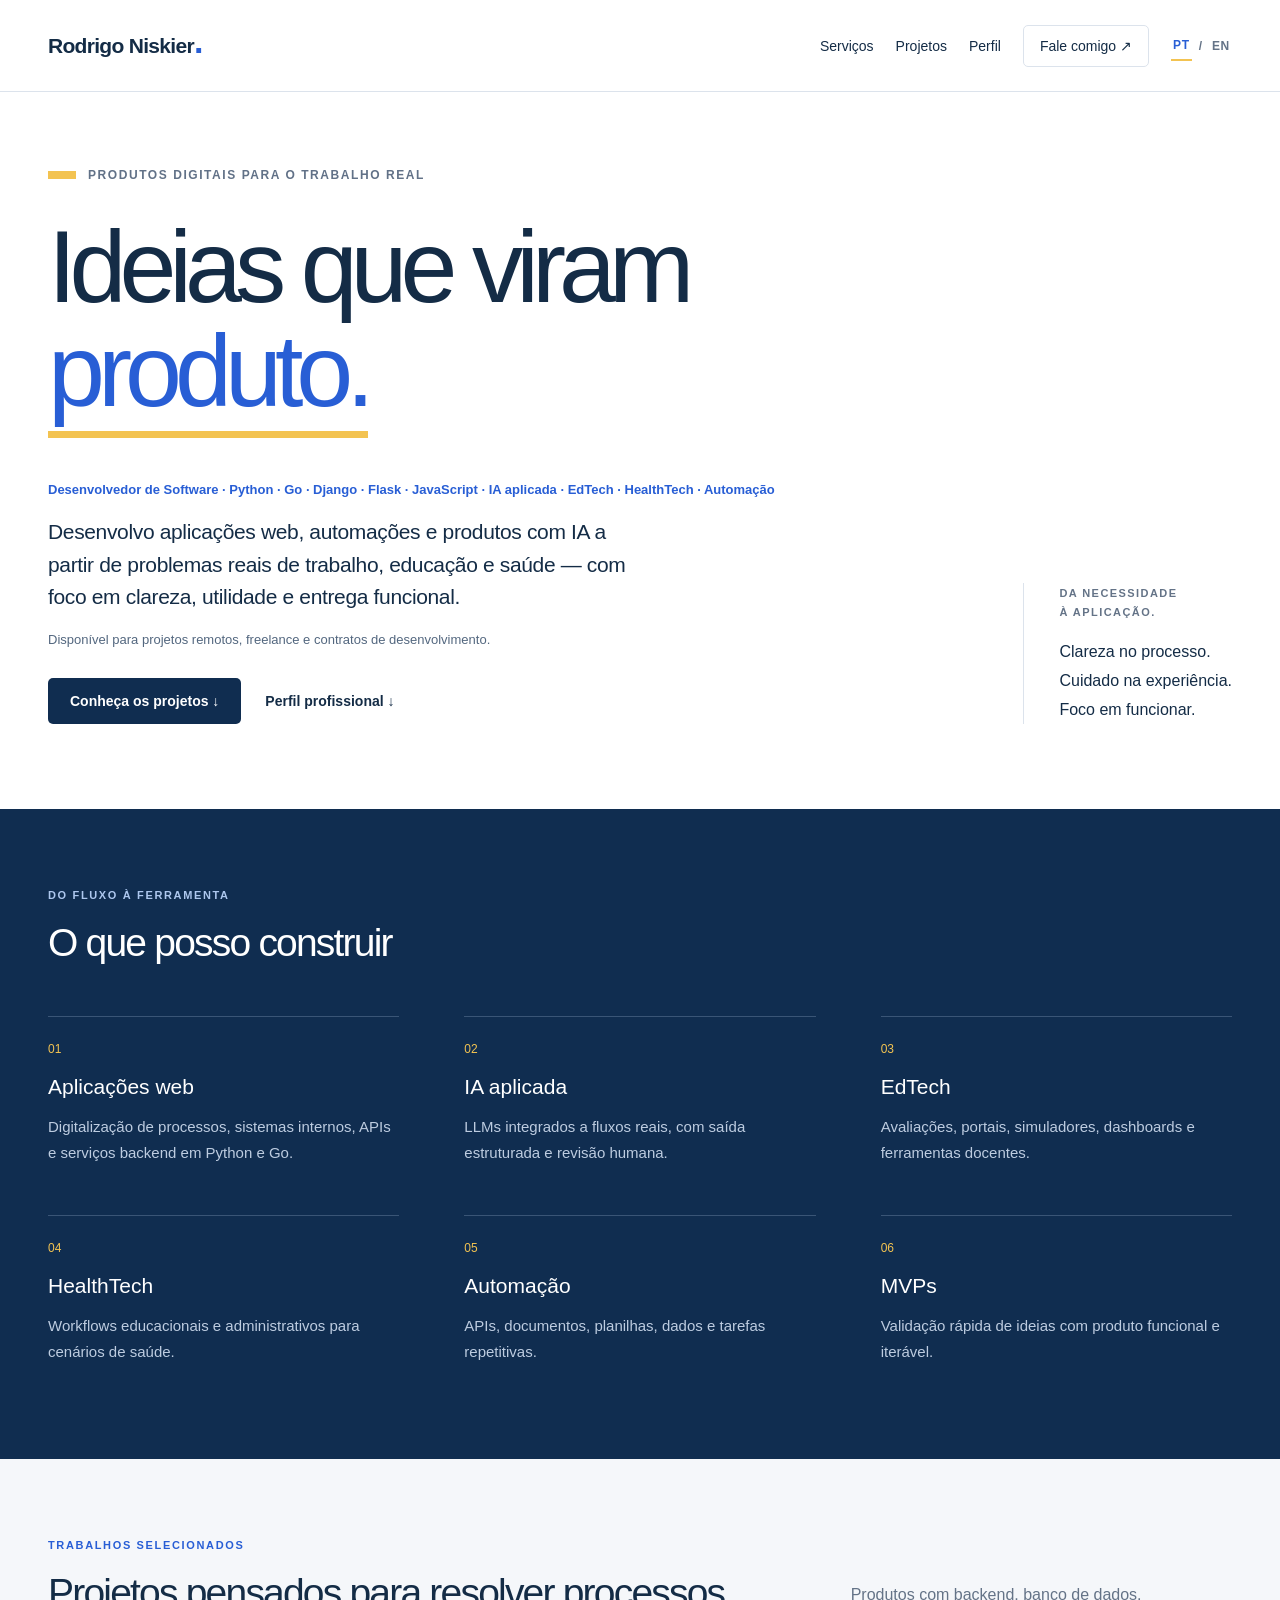
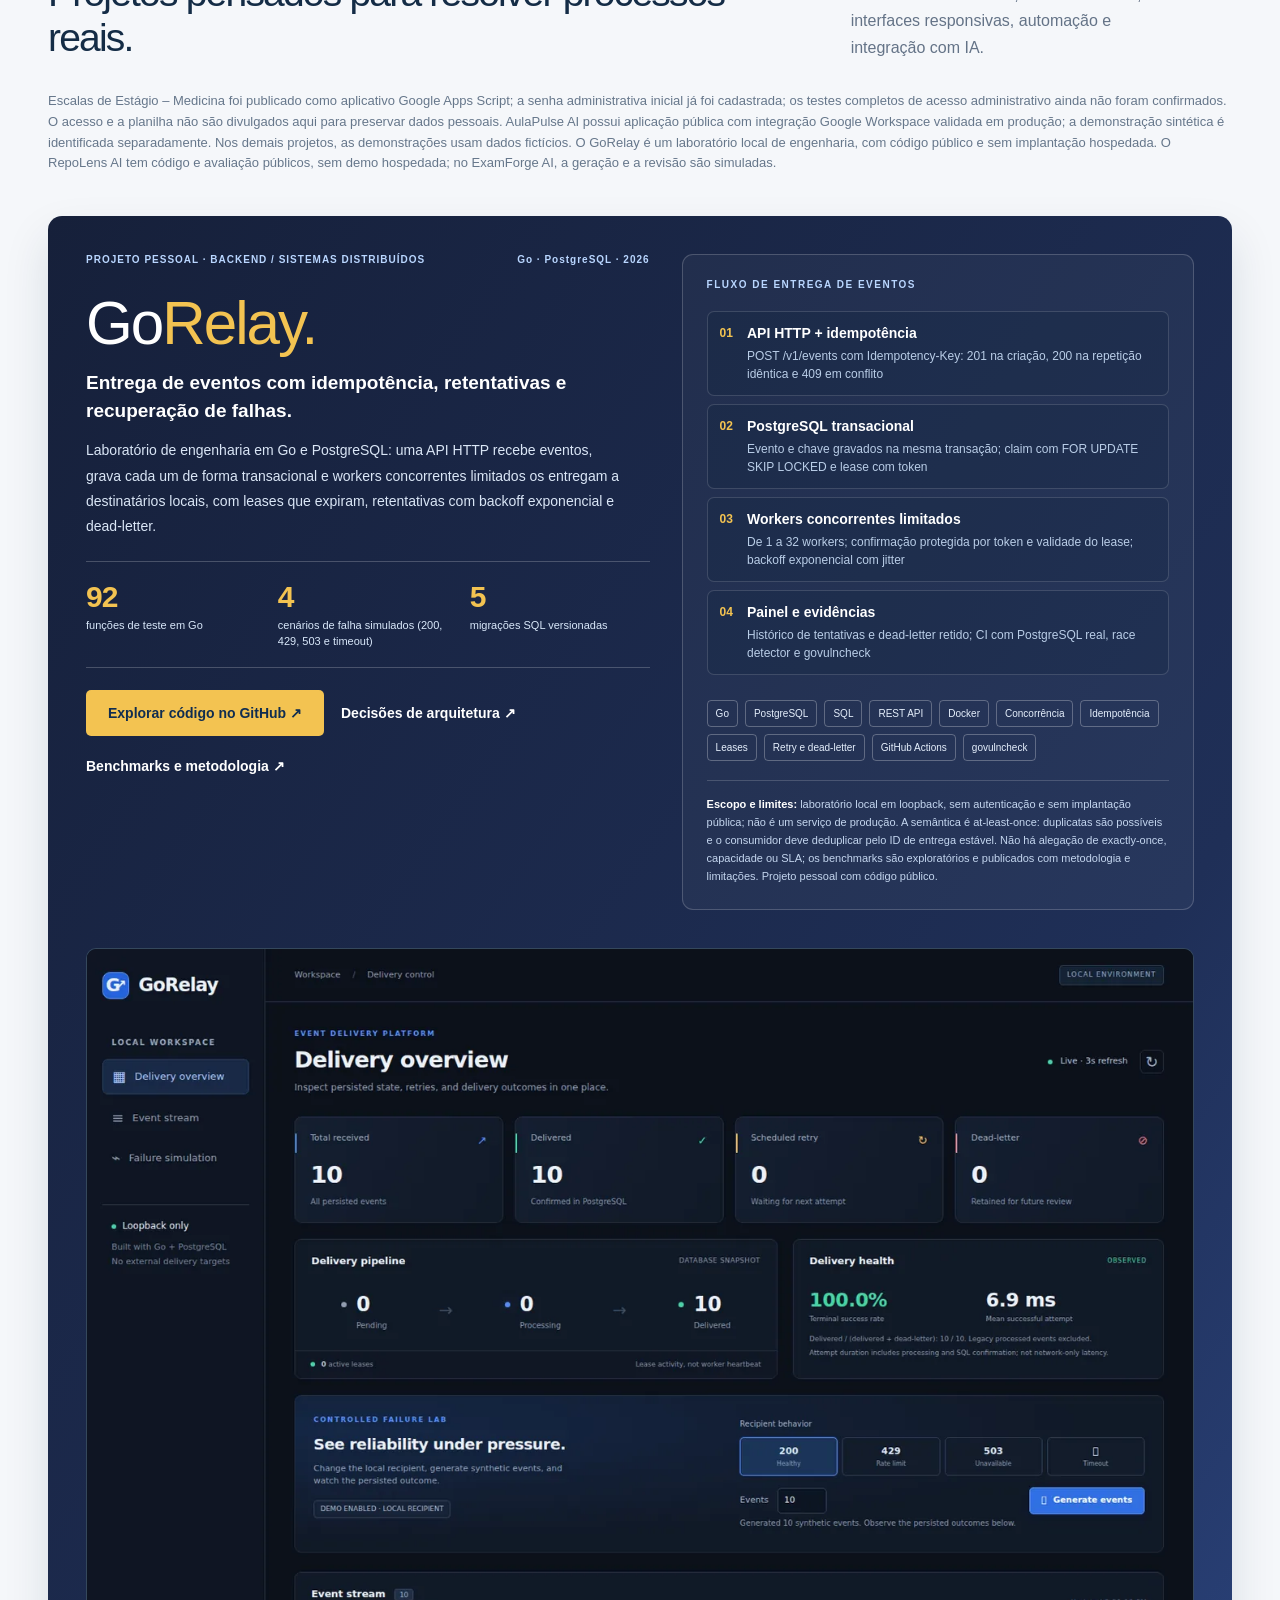
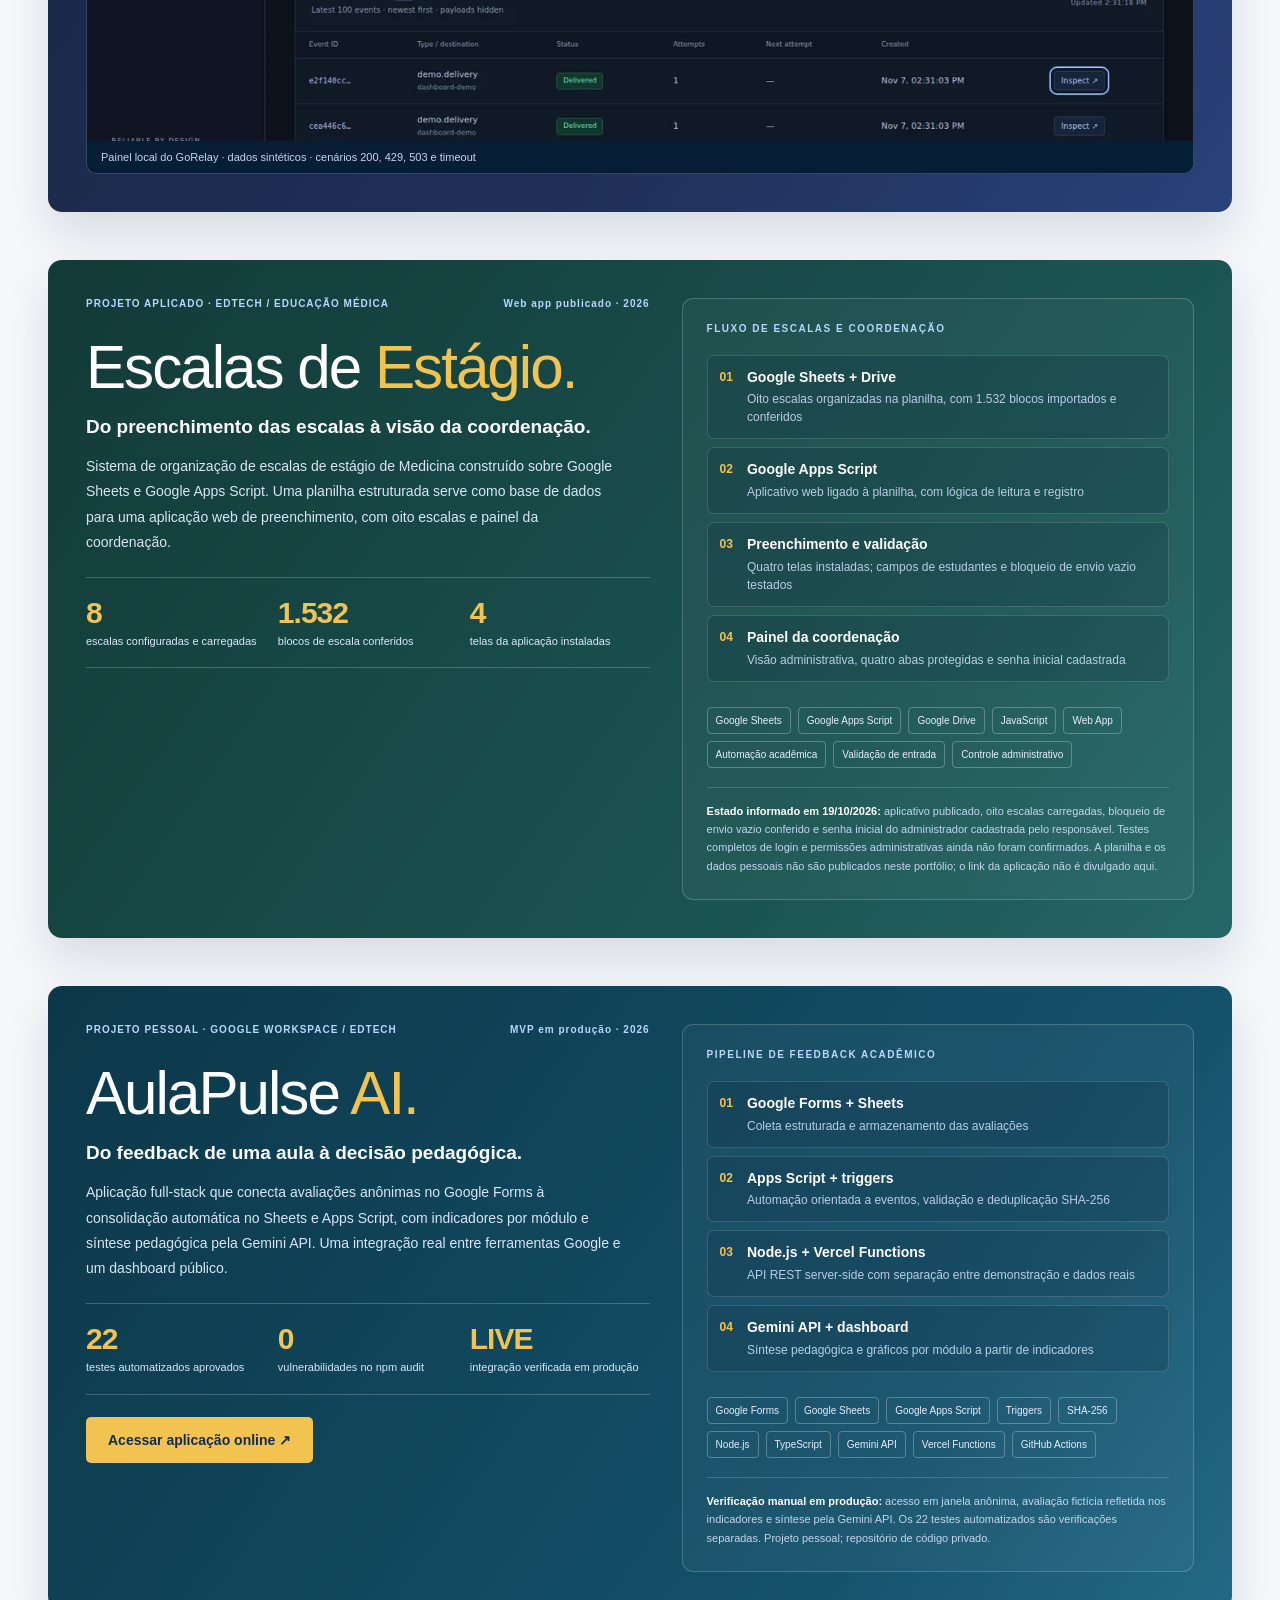
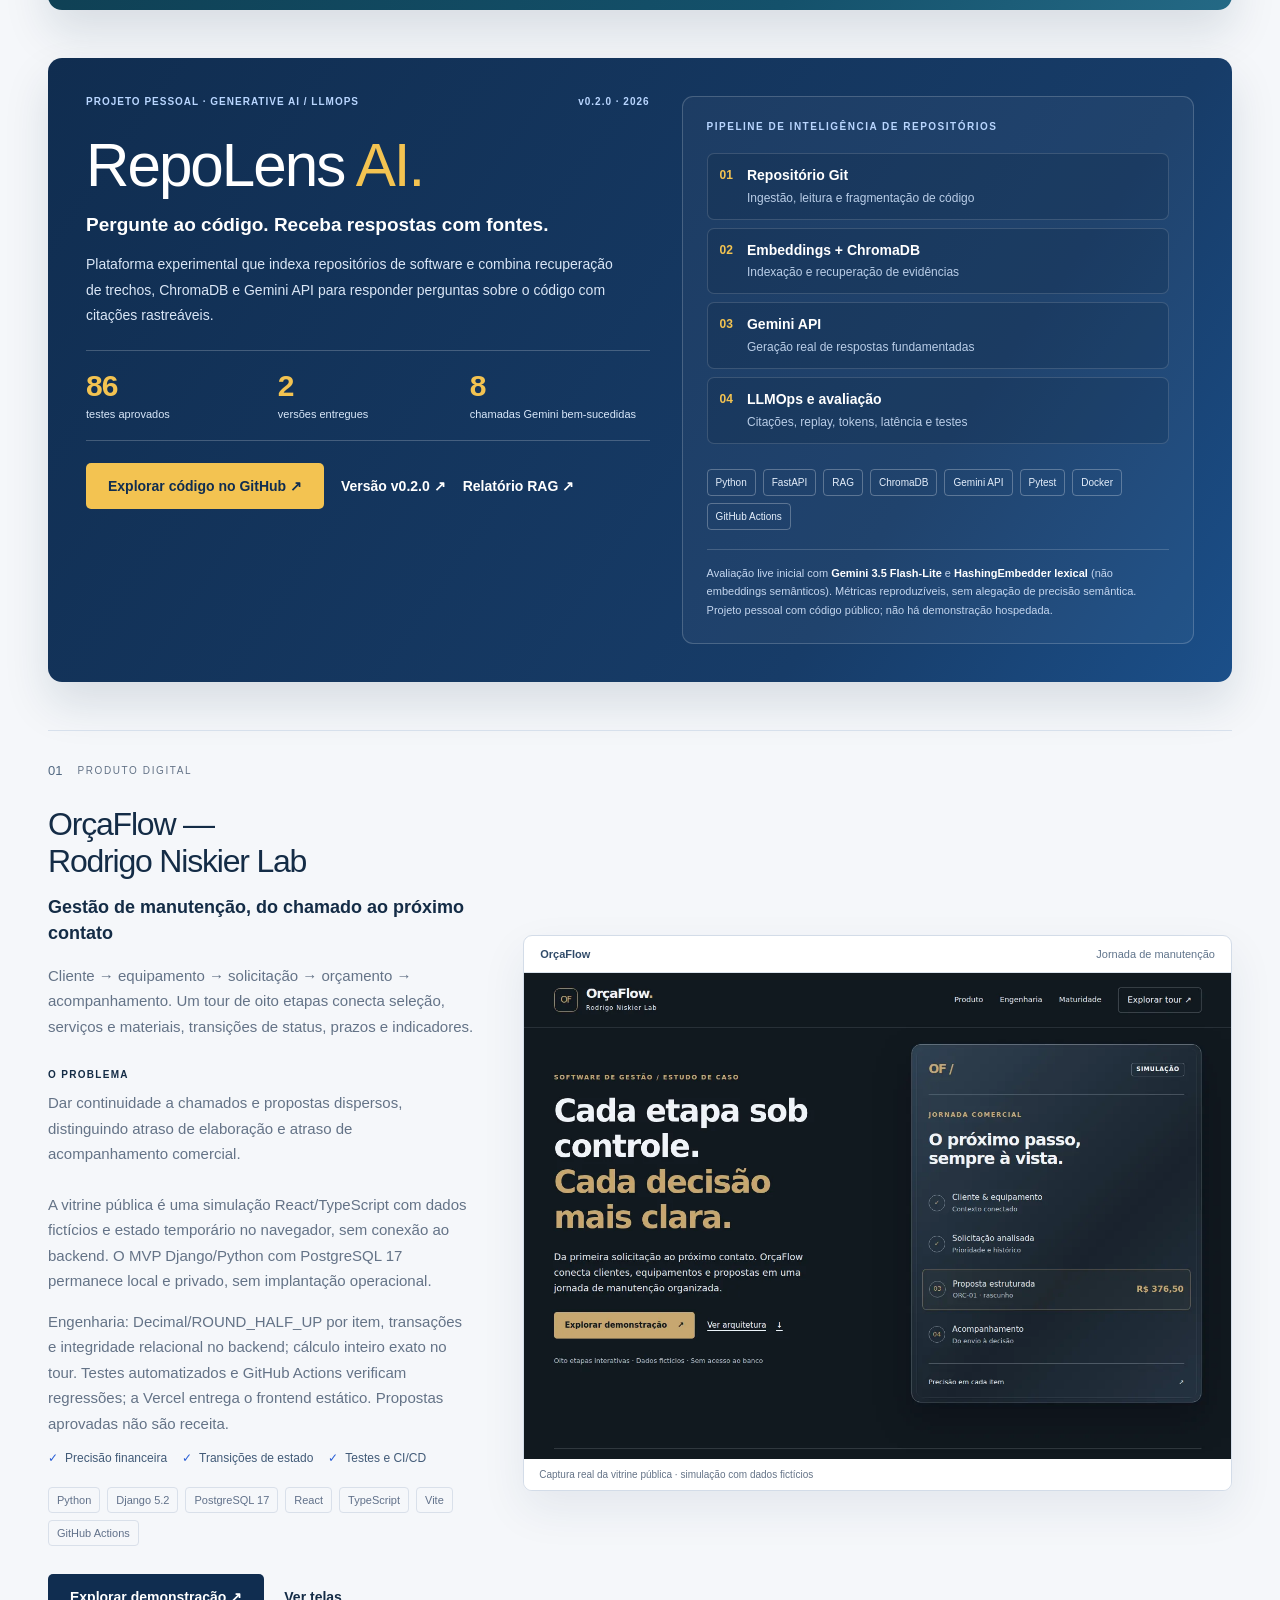
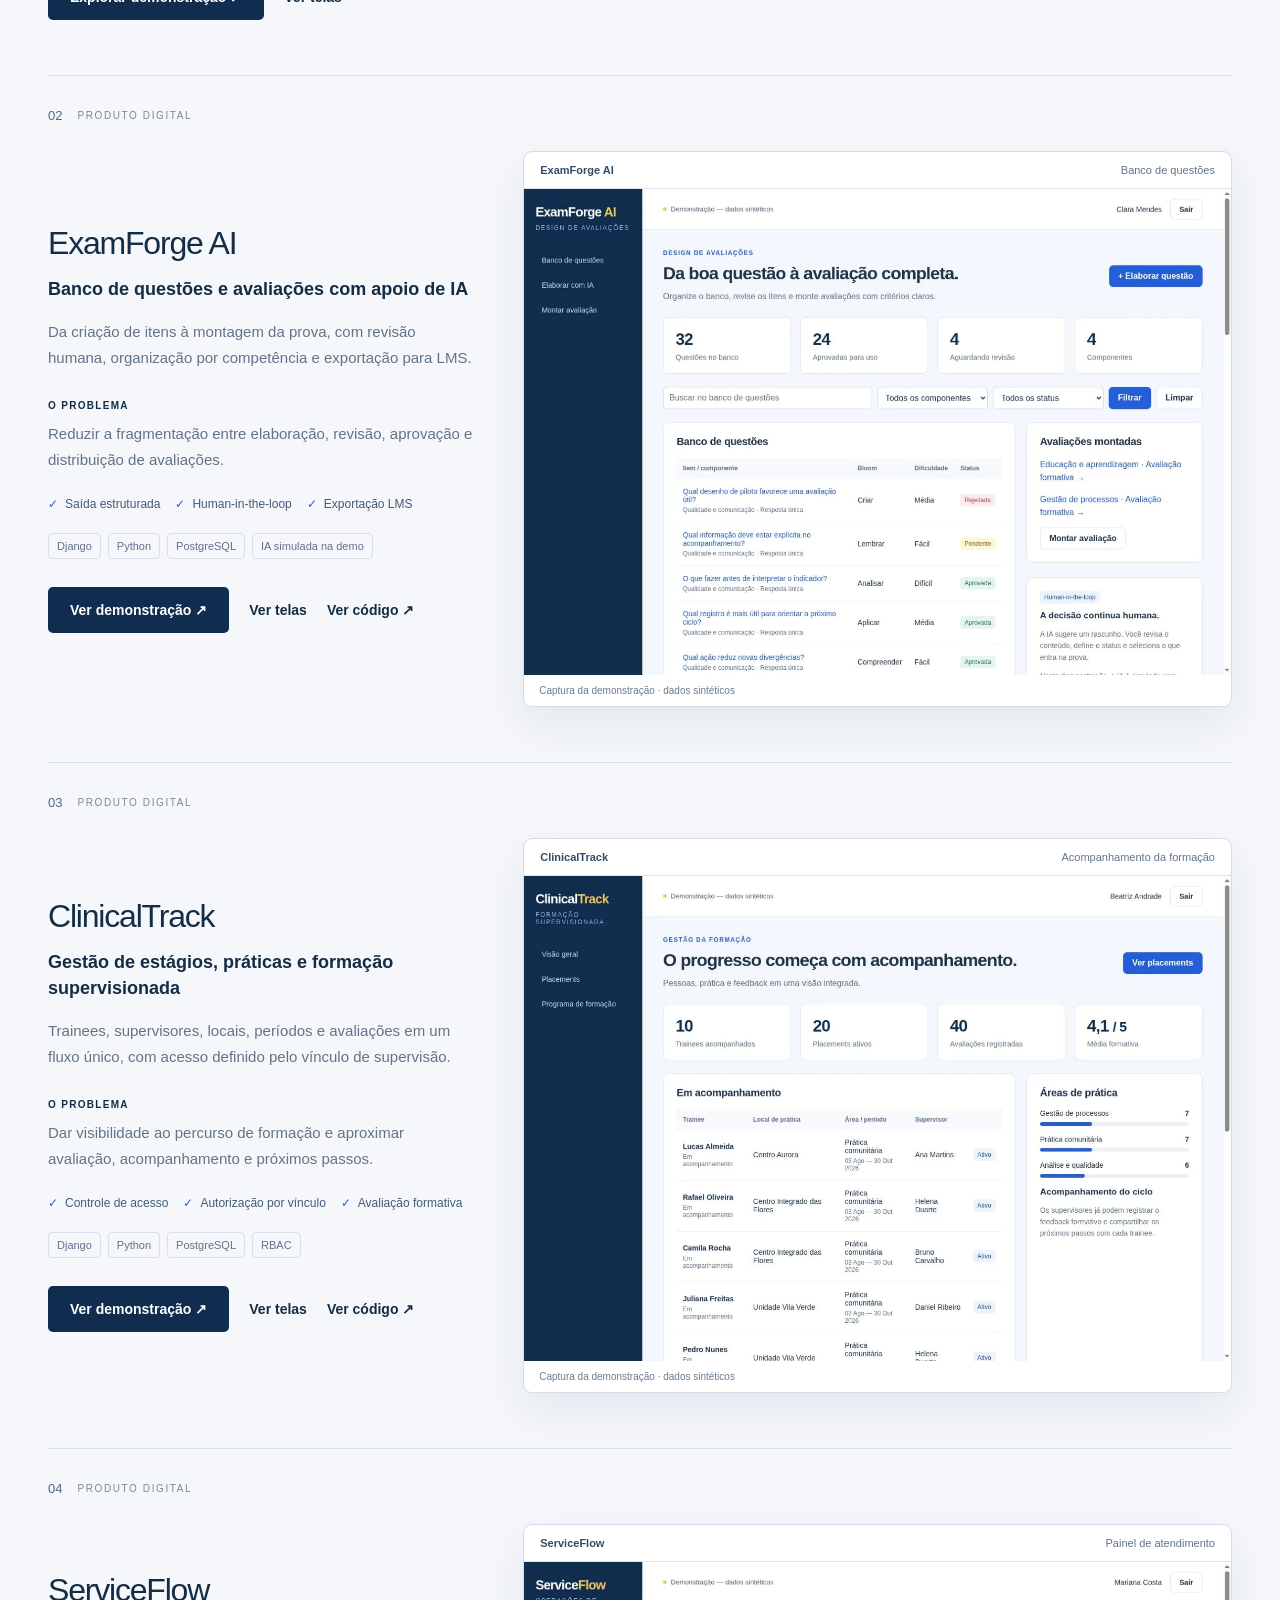
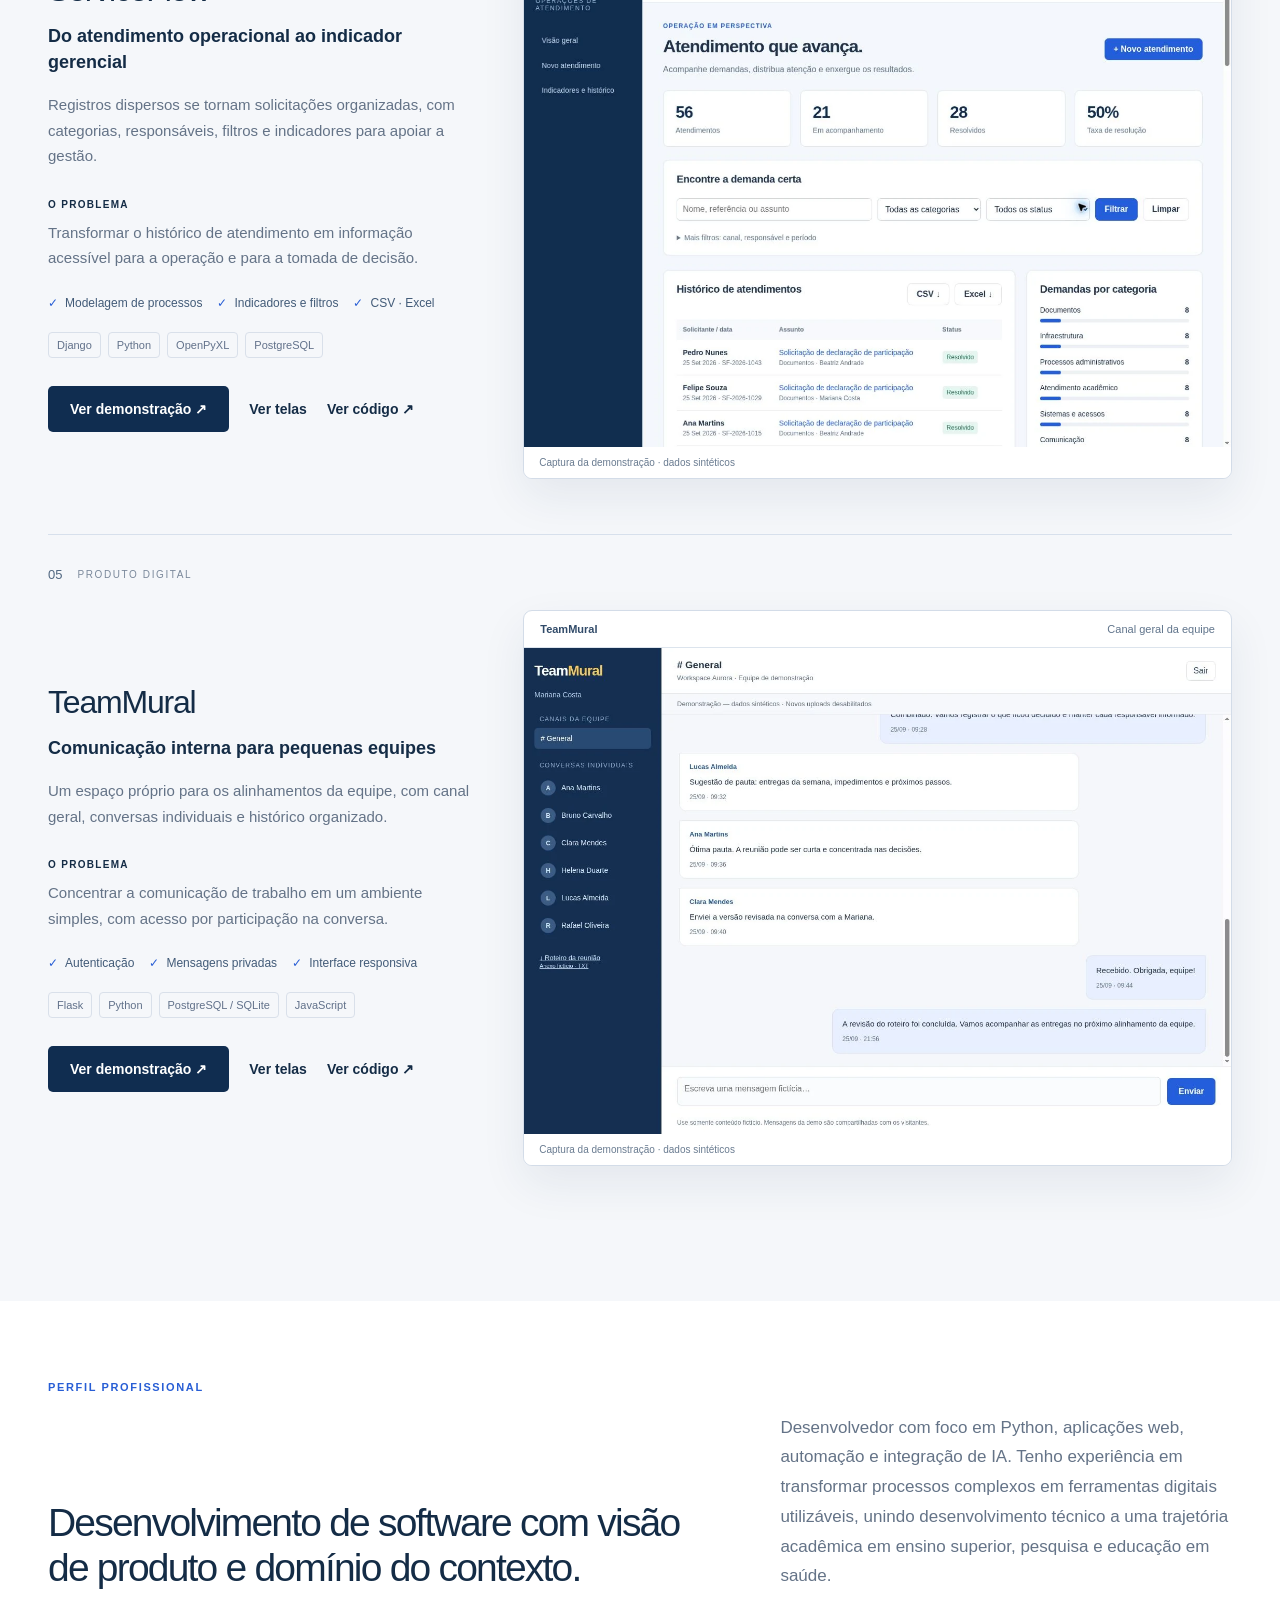
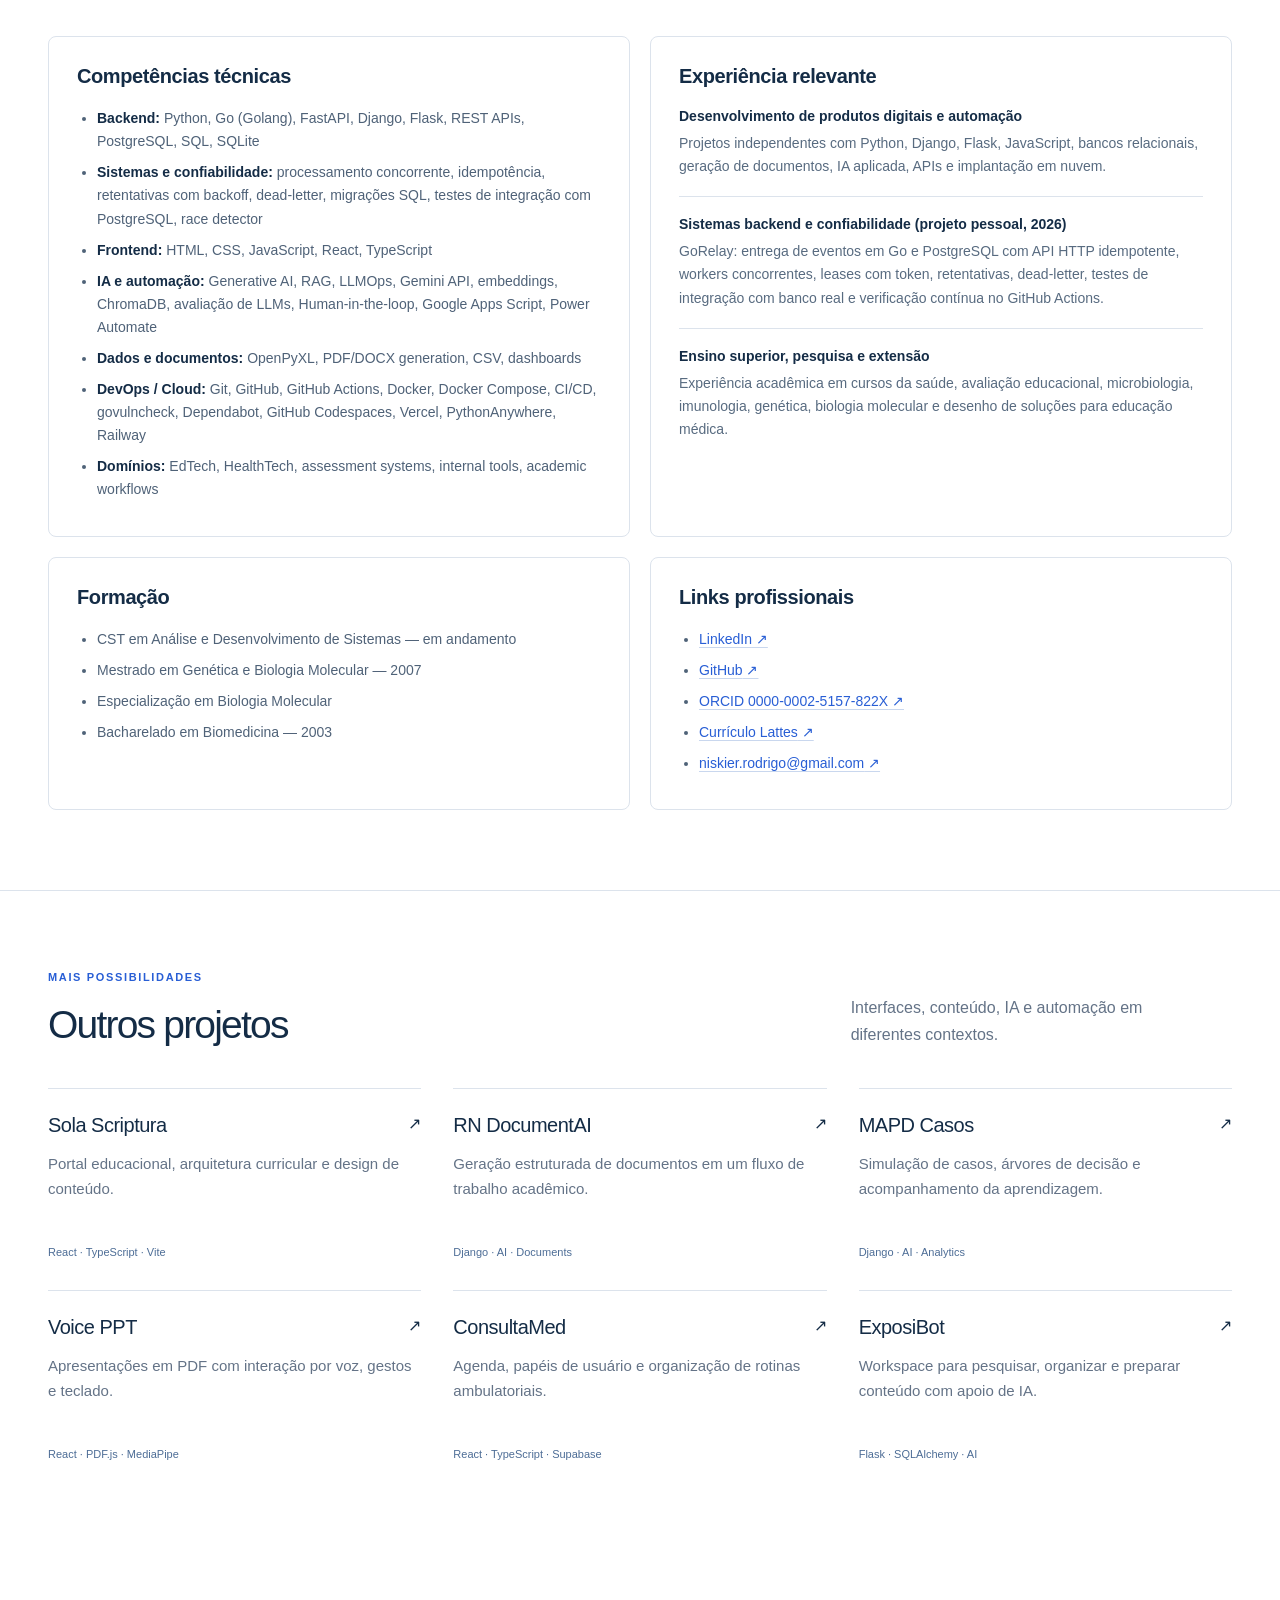
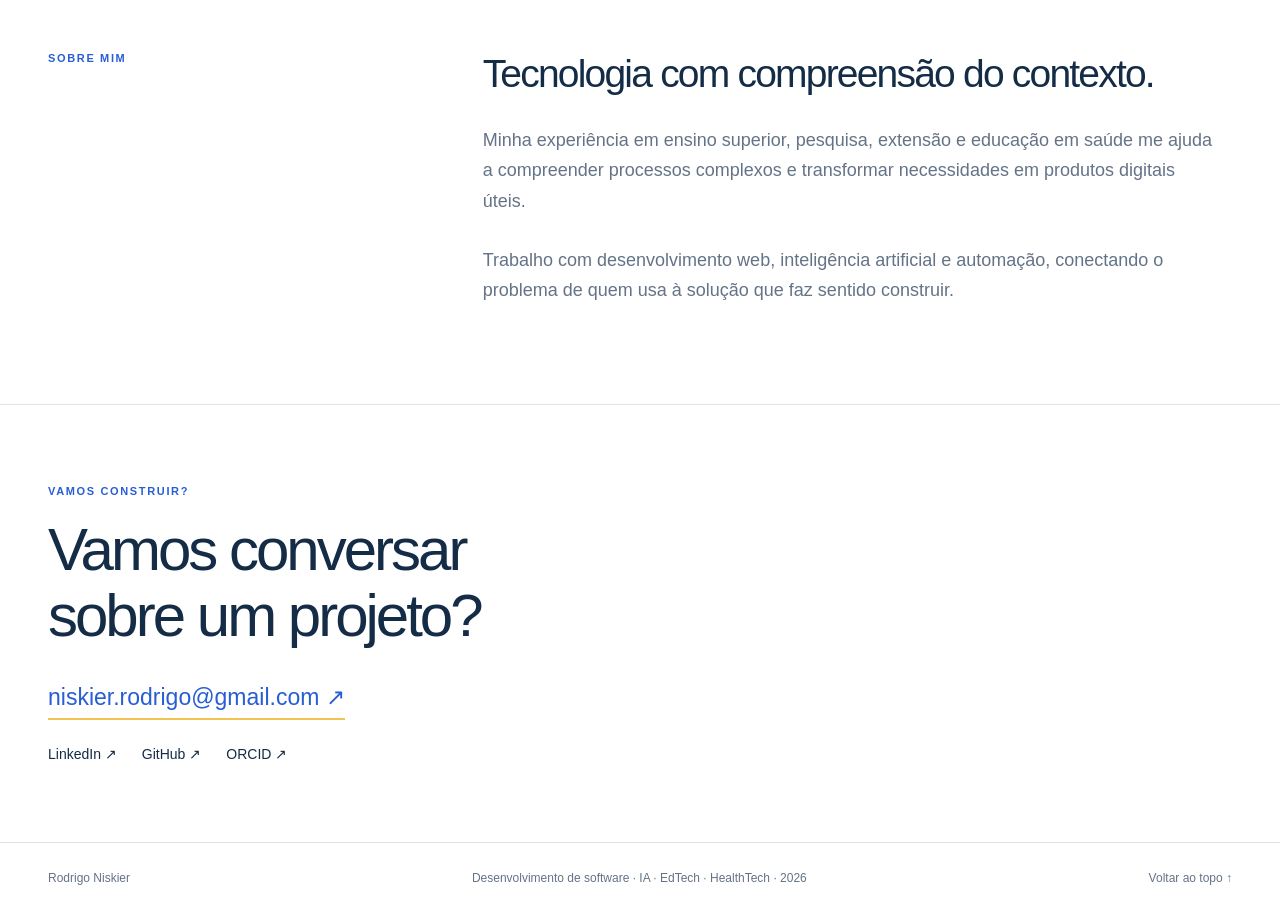
<file: index.html>
<!doctype html>
<html lang="pt-BR">
<head>
  <meta charset="utf-8">
  <meta name="viewport" content="width=device-width,initial-scale=1">
  <title>Rodrigo Niskier | Desenvolvedor Python e Go · IA · EdTech · HealthTech</title>
  <meta name="description" content="Portfólio de desenvolvimento de software: GoRelay (Go e PostgreSQL), escalas de estágio médico, AulaPulse AI, RepoLens AI, Python, FastAPI e RAG.">
  <meta name="keywords" content="Go, Golang, Python, SQL, sistemas distribuídos, idempotência, concorrência, Docker Compose, FastAPI, Django, Flask, RAG, LLMOps, Gemini API, embeddings, ChromaDB, Pytest, Docker, GitHub Actions, JavaScript, React, TypeScript, PostgreSQL, APIs, Google Forms, Google Sheets, Google Apps Script, Escalas de Estágio, Estágio de Medicina, Gestão de Escalas, Vercel Functions, Generative AI, Automation, EdTech, HealthTech">
  <meta name="author" content="Rodrigo Niskier">
  <meta property="og:title" content="Rodrigo Niskier | Desenvolvedor de software: Python, Go e produtos digitais">
  <meta property="og:description" content="GoRelay, sistemas backend em Go e PostgreSQL, aplicações web, IA e automação para educação, saúde e trabalho.">
  <meta property="og:type" content="website">
  <meta property="og:locale" content="pt_BR">
  <meta property="og:locale:alternate" content="en_US">
  <meta property="og:url" content="https://rn-dev-portfolio-orcin.vercel.app/">
  <meta property="og:image" content="https://rn-dev-portfolio-orcin.vercel.app/screens/gorelay-dashboard.webp">
  <meta property="og:image:type" content="image/webp">
  <meta property="og:image:width" content="1363">
  <meta property="og:image:height" content="975">
  <meta property="og:image:alt" content="Painel local do GoRelay: eventos entregues, tentativas e laboratório de falhas (dados sintéticos)">
  <meta name="twitter:card" content="summary_large_image">
  <meta name="twitter:title" content="Rodrigo Niskier | Desenvolvedor de software: Python, Go e produtos digitais">
  <meta name="twitter:description" content="GoRelay, sistemas backend em Go e PostgreSQL, aplicações web, IA e automação para educação, saúde e trabalho.">
  <meta name="twitter:image" content="https://rn-dev-portfolio-orcin.vercel.app/screens/gorelay-dashboard.webp">
  <meta name="robots" content="index,follow,max-image-preview:large">
  <link rel="canonical" href="https://rn-dev-portfolio-orcin.vercel.app/">
  <link rel="alternate" hreflang="pt-BR" href="https://rn-dev-portfolio-orcin.vercel.app/">
  <link rel="alternate" hreflang="en" href="https://rn-dev-portfolio-orcin.vercel.app/en.html">
  <link rel="alternate" hreflang="x-default" href="https://rn-dev-portfolio-orcin.vercel.app/">
  <meta name="theme-color" content="#102d50">
  <link rel="icon" href="favicon.svg">
  <link rel="stylesheet" href="style.css">
  <script type="application/ld+json">
  {
    "@context":"https://schema.org",
    "@type":"Person",
    "name":"Rodrigo Niskier",
    "url":"https://rn-dev-portfolio-orcin.vercel.app/",
    "email":"mailto:niskier.rodrigo@gmail.com",
    "jobTitle":"Desenvolvedor de software (Python e Go)",
    "sameAs":[
      "https://www.linkedin.com/in/rodrigo-niskier-200549156/",
      "https://github.com/rodrigoniskier",
      "https://orcid.org/0000-0002-5157-822X",
      "http://lattes.cnpq.br/7870682050323416"
    ],
    "knowsAbout":[
      "Go","Golang","SQL","Concurrency","Idempotency","Event-driven systems","Python","Django","Flask","JavaScript","React","TypeScript","PostgreSQL",
      "REST APIs","Generative AI","RAG","LLMOps","ChromaDB","Gemini API","FastAPI","Docker","GitHub Actions","Automation","EdTech","HealthTech","OpenPyXL",
      "Google Apps Script","Google Forms","Google Sheets","Vercel Functions","Git","GitHub","Docker Compose","Vercel","PythonAnywhere","Railway"
    ]
  }
  </script>
  <script type="application/ld+json">
  {
    "@context":"https://schema.org",
    "@type":"SoftwareSourceCode",
    "name":"GoRelay",
    "description":"Laboratório de engenharia em Go e PostgreSQL para entrega de eventos com idempotência, leases, retentativas e dead-letter.",
    "codeRepository":"https://github.com/rodrigoniskier/gorelay",
    "programmingLanguage":"Go",
    "runtimePlatform":"PostgreSQL 17",
    "author":{"@type":"Person","name":"Rodrigo Niskier","url":"https://rn-dev-portfolio-orcin.vercel.app/"}
  }
  </script>
</head>
<body>
  <a class="skip" href="#perfil">Pular para o perfil profissional</a>

  <header class="site-header">
    <a class="identity" href="#">Rodrigo Niskier<span class="identity-dot">.</span></a>
    <nav aria-label="Navegação principal">
      <a class="nav-secondary" href="#servicos">Serviços</a>
      <a class="nav-secondary" href="#projetos">Projetos</a>
      <a class="nav-secondary" href="#perfil">Perfil</a>
      <a class="nav-contact" href="#contato">Fale comigo ↗</a>
      <span class="language-switch" aria-label="Selecionar idioma">
        <a href="/" lang="pt-BR" aria-current="page">PT</a>
        <span aria-hidden="true">/</span>
        <a href="/en.html" lang="en" >EN</a>
      </span>
    </nav>
  </header>

  <main>
    <section class="hero">
      <div class="hero-kicker"><span></span> PRODUTOS DIGITAIS PARA O TRABALHO REAL</div>
      <h1>Ideias que viram <br><em>produto.</em></h1>
      <div class="hero-bottom">
        <div>
          <p class="hero-role">Desenvolvedor de Software · Python · Go · Django · Flask · JavaScript · IA aplicada · EdTech · HealthTech · Automação</p>
          <p class="hero-description">Desenvolvo aplicações web, automações e produtos com IA a partir de problemas reais de trabalho, educação e saúde — com foco em clareza, utilidade e entrega funcional.</p>
          <p class="availability">Disponível para projetos remotos, freelance e contratos de desenvolvimento.</p>
          <div class="hero-actions">
            <a class="primary" href="#projetos">Conheça os projetos ↓</a>
            <a class="text-link" href="#perfil">Perfil profissional ↓</a>
          </div>
        </div>
        <div class="hero-note">
          <span>DA NECESSIDADE <br>À APLICAÇÃO.</span>
          <p>Clareza no processo. <br>Cuidado na experiência. <br>Foco em funcionar.</p>
        </div>
      </div>
    </section>

    <section class="services section" id="servicos">
      <span class="eyebrow">DO FLUXO À FERRAMENTA</span>
      <h2>O que posso construir</h2>
      <div class="service-grid">
        <article><span>01</span><h3>Aplicações web</h3><p>Digitalização de processos, sistemas internos, APIs e serviços backend em Python e Go.</p></article>
        <article><span>02</span><h3>IA aplicada</h3><p>LLMs integrados a fluxos reais, com saída estruturada e revisão humana.</p></article>
        <article><span>03</span><h3>EdTech</h3><p>Avaliações, portais, simuladores, dashboards e ferramentas docentes.</p></article>
        <article><span>04</span><h3>HealthTech</h3><p>Workflows educacionais e administrativos para cenários de saúde.</p></article>
        <article><span>05</span><h3>Automação</h3><p>APIs, documentos, planilhas, dados e tarefas repetitivas.</p></article>
        <article><span>06</span><h3>MVPs</h3><p>Validação rápida de ideias com produto funcional e iterável.</p></article>
      </div>
    </section>

    <section class="selected section" id="projetos">
      <div class="section-heading">
        <div>
          <span class="eyebrow">TRABALHOS SELECIONADOS</span>
          <h2>Projetos pensados para resolver processos reais.</h2>
        </div>
        <p>Produtos com backend, banco de dados, interfaces responsivas, automação e integração com IA.</p>
      </div>
      <p class="preview-notice">Escalas de Estágio – Medicina foi publicado como aplicativo Google Apps Script; a senha administrativa inicial já foi cadastrada; os testes completos de acesso administrativo ainda não foram confirmados. O acesso e a planilha não são divulgados aqui para preservar dados pessoais. AulaPulse AI possui aplicação pública com integração Google Workspace validada em produção; a demonstração sintética é identificada separadamente. Nos demais projetos, as demonstrações usam dados fictícios. O GoRelay é um laboratório local de engenharia, com código público e sem implantação hospedada. O RepoLens AI tem código e avaliação públicos, sem demo hospedada; no ExamForge AI, a geração e a revisão são simuladas.</p>
      <section class="repolens-spotlight gorelay-spotlight" id="gorelay" aria-labelledby="gorelay-title">
        <div class="repolens-copy">
          <div class="repolens-topline"><span>PROJETO PESSOAL · BACKEND / SISTEMAS DISTRIBUÍDOS</span><span>Go · PostgreSQL · 2026</span></div>
          <h3 id="gorelay-title">Go<em>Relay.</em></h3>
          <p class="repolens-subtitle">Entrega de eventos com idempotência, retentativas e recuperação de falhas.</p>
          <p>Laboratório de engenharia em Go e PostgreSQL: uma API HTTP recebe eventos, grava cada um de forma transacional e workers concorrentes limitados os entregam a destinatários locais, com leases que expiram, retentativas com backoff exponencial e dead-letter.</p>
          <div class="repolens-numbers" aria-label="Dimensões verificáveis do GoRelay">
            <div><strong>92</strong><span>funções de teste em Go</span></div>
            <div><strong>4</strong><span>cenários de falha simulados (200, 429, 503 e timeout)</span></div>
            <div><strong>5</strong><span>migrações SQL versionadas</span></div>
          </div>
          <div class="case-actions">
            <a class="primary" href="https://github.com/rodrigoniskier/gorelay" target="_blank" rel="noopener noreferrer">Explorar código no GitHub ↗</a>
            <a class="text-link" href="https://github.com/rodrigoniskier/gorelay/tree/main/docs/adr" target="_blank" rel="noopener noreferrer">Decisões de arquitetura ↗</a>
            <a class="text-link" href="https://github.com/rodrigoniskier/gorelay/blob/main/docs/benchmarks/RESULTS.md" target="_blank" rel="noopener noreferrer">Benchmarks e metodologia ↗</a>
          </div>
        </div>
        <div class="repolens-technical">
          <p class="repolens-diagram-title">FLUXO DE ENTREGA DE EVENTOS</p>
          <ol class="repolens-flow">
            <li><span>01</span><div><strong>API HTTP + idempotência</strong><small>POST /v1/events com Idempotency-Key: 201 na criação, 200 na repetição idêntica e 409 em conflito</small></div></li>
            <li><span>02</span><div><strong>PostgreSQL transacional</strong><small>Evento e chave gravados na mesma transação; claim com FOR UPDATE SKIP LOCKED e lease com token</small></div></li>
            <li><span>03</span><div><strong>Workers concorrentes limitados</strong><small>De 1 a 32 workers; confirmação protegida por token e validade do lease; backoff exponencial com jitter</small></div></li>
            <li><span>04</span><div><strong>Painel e evidências</strong><small>Histórico de tentativas e dead-letter retido; CI com PostgreSQL real, race detector e govulncheck</small></div></li>
          </ol>
          <div class="repolens-tags"><span>Go</span><span>PostgreSQL</span><span>SQL</span><span>REST API</span><span>Docker</span><span>Concorrência</span><span>Idempotência</span><span>Leases</span><span>Retry e dead-letter</span><span>GitHub Actions</span><span>govulncheck</span></div>
          <p class="repolens-disclaimer"><strong>Escopo e limites:</strong> laboratório local em loopback, sem autenticação e sem implantação pública; não é um serviço de produção. A semântica é at-least-once: duplicatas são possíveis e o consumidor deve deduplicar pelo ID de entrega estável. Não há alegação de exactly-once, capacidade ou SLA; os benchmarks são exploratórios e publicados com metodologia e limitações. Projeto pessoal com código público.</p>
        </div>
        <figure class="gorelay-shot"><img src="screens/gorelay-dashboard.webp" alt="Painel local do GoRelay: eventos entregues, tentativas e laboratório de falhas (dados sintéticos)" width="1363" height="975" loading="lazy" decoding="async"><figcaption>Painel local do GoRelay · dados sintéticos · cenários 200, 429, 503 e timeout</figcaption></figure>
      </section>
      <section class="repolens-spotlight escalas-spotlight" id="escalas-medicina" aria-labelledby="escalas-medicina-title">
        <div class="repolens-copy">
          <div class="repolens-topline"><span>PROJETO APLICADO · EDTECH / EDUCAÇÃO MÉDICA</span><span>Web app publicado · 2026</span></div>
          <h3 id="escalas-medicina-title">Escalas de <em>Estágio.</em></h3>
          <p class="repolens-subtitle">Do preenchimento das escalas à visão da coordenação.</p>
          <p>Sistema de organização de escalas de estágio de Medicina construído sobre Google Sheets e Google Apps Script. Uma planilha estruturada serve como base de dados para uma aplicação web de preenchimento, com oito escalas e painel da coordenação.</p>
          <div class="repolens-numbers" aria-label="Dimensões verificadas do sistema de escalas">
            <div><strong>8</strong><span>escalas configuradas e carregadas</span></div>
            <div><strong>1.532</strong><span>blocos de escala conferidos</span></div>
            <div><strong>4</strong><span>telas da aplicação instaladas</span></div>
          </div>
        </div>
        <div class="repolens-technical">
          <p class="repolens-diagram-title">FLUXO DE ESCALAS E COORDENAÇÃO</p>
          <ol class="repolens-flow">
            <li><span>01</span><div><strong>Google Sheets + Drive</strong><small>Oito escalas organizadas na planilha, com 1.532 blocos importados e conferidos</small></div></li>
            <li><span>02</span><div><strong>Google Apps Script</strong><small>Aplicativo web ligado à planilha, com lógica de leitura e registro</small></div></li>
            <li><span>03</span><div><strong>Preenchimento e validação</strong><small>Quatro telas instaladas; campos de estudantes e bloqueio de envio vazio testados</small></div></li>
            <li><span>04</span><div><strong>Painel da coordenação</strong><small>Visão administrativa, quatro abas protegidas e senha inicial cadastrada</small></div></li>
          </ol>
          <div class="repolens-tags"><span>Google Sheets</span><span>Google Apps Script</span><span>Google Drive</span><span>JavaScript</span><span>Web App</span><span>Automação acadêmica</span><span>Validação de entrada</span><span>Controle administrativo</span></div>
          <p class="repolens-disclaimer"><strong>Estado informado em 19/10/2026:</strong> aplicativo publicado, oito escalas carregadas, bloqueio de envio vazio conferido e senha inicial do administrador cadastrada pelo responsável. Testes completos de login e permissões administrativas ainda não foram confirmados. A planilha e os dados pessoais não são publicados neste portfólio; o link da aplicação não é divulgado aqui.</p>
        </div>
      </section>
      <section class="repolens-spotlight aulapulse-spotlight" id="aulapulse" aria-labelledby="aulapulse-title">
        <div class="repolens-copy">
          <div class="repolens-topline"><span>PROJETO PESSOAL · GOOGLE WORKSPACE / EDTECH</span><span>MVP em produção · 2026</span></div>
          <h3 id="aulapulse-title">AulaPulse <em>AI.</em></h3>
          <p class="repolens-subtitle">Do feedback de uma aula à decisão pedagógica.</p>
          <p>Aplicação full-stack que conecta avaliações anônimas no Google Forms à consolidação automática no Sheets e Apps Script, com indicadores por módulo e síntese pedagógica pela Gemini API. Uma integração real entre ferramentas Google e um dashboard público.</p>
          <div class="repolens-numbers" aria-label="Resultados do AulaPulse">
            <div><strong>22</strong><span>testes automatizados aprovados</span></div>
            <div><strong>0</strong><span>vulnerabilidades no npm audit</span></div>
            <div><strong>LIVE</strong><span>integração verificada em produção</span></div>
          </div>
          <div class="case-actions">
            <a class="primary" href="https://aulapulse-google-workspace.vercel.app/" target="_blank" rel="noopener noreferrer">Acessar aplicação online ↗</a>
          </div>
        </div>
        <div class="repolens-technical">
          <p class="repolens-diagram-title">PIPELINE DE FEEDBACK ACADÊMICO</p>
          <ol class="repolens-flow">
            <li><span>01</span><div><strong>Google Forms + Sheets</strong><small>Coleta estruturada e armazenamento das avaliações</small></div></li>
            <li><span>02</span><div><strong>Apps Script + triggers</strong><small>Automação orientada a eventos, validação e deduplicação SHA-256</small></div></li>
            <li><span>03</span><div><strong>Node.js + Vercel Functions</strong><small>API REST server-side com separação entre demonstração e dados reais</small></div></li>
            <li><span>04</span><div><strong>Gemini API + dashboard</strong><small>Síntese pedagógica e gráficos por módulo a partir de indicadores</small></div></li>
          </ol>
          <div class="repolens-tags"><span>Google Forms</span><span>Google Sheets</span><span>Google Apps Script</span><span>Triggers</span><span>SHA-256</span><span>Node.js</span><span>TypeScript</span><span>Gemini API</span><span>Vercel Functions</span><span>GitHub Actions</span></div>
          <p class="repolens-disclaimer"><strong>Verificação manual em produção:</strong> acesso em janela anônima, avaliação fictícia refletida nos indicadores e síntese pela Gemini API. Os 22 testes automatizados são verificações separadas. Projeto pessoal; repositório de código privado.</p>
        </div>
      </section>
      <section class="repolens-spotlight" id="repolens" aria-labelledby="repolens-title">
        <div class="repolens-copy">
          <div class="repolens-topline"><span>PROJETO PESSOAL · GENERATIVE AI / LLMOPS</span><span>v0.2.0 · 2026</span></div>
          <h3 id="repolens-title">RepoLens <em>AI.</em></h3>
          <p class="repolens-subtitle">Pergunte ao código. Receba respostas com fontes.</p>
          <p>Plataforma experimental que indexa repositórios de software e combina recuperação de trechos, ChromaDB e Gemini API para responder perguntas sobre o código com citações rastreáveis.</p>
          <div class="repolens-numbers" aria-label="Resultados do projeto">
            <div><strong>86</strong><span>testes aprovados</span></div>
            <div><strong>2</strong><span>versões entregues</span></div>
            <div><strong>8</strong><span>chamadas Gemini bem-sucedidas</span></div>
          </div>
          <div class="case-actions">
            <a class="primary" href="https://github.com/rodrigoniskier/repolens-ai" target="_blank" rel="noopener noreferrer">Explorar código no GitHub ↗</a>
            <a class="text-link" href="https://github.com/rodrigoniskier/repolens-ai/tree/v0.2.0" target="_blank" rel="noopener noreferrer">Versão v0.2.0 ↗</a>
            <a class="text-link" href="https://github.com/rodrigoniskier/repolens-ai/blob/v0.2.0/docs/reports/GEMINI_RAG_EVALUATION.md" target="_blank" rel="noopener noreferrer">Relatório RAG ↗</a>
          </div>
        </div>
        <div class="repolens-technical">
          <p class="repolens-diagram-title">PIPELINE DE INTELIGÊNCIA DE REPOSITÓRIOS</p>
          <ol class="repolens-flow">
            <li><span>01</span><div><strong>Repositório Git</strong><small>Ingestão, leitura e fragmentação de código</small></div></li>
            <li><span>02</span><div><strong>Embeddings + ChromaDB</strong><small>Indexação e recuperação de evidências</small></div></li>
            <li><span>03</span><div><strong>Gemini API</strong><small>Geração real de respostas fundamentadas</small></div></li>
            <li><span>04</span><div><strong>LLMOps e avaliação</strong><small>Citações, replay, tokens, latência e testes</small></div></li>
          </ol>
          <div class="repolens-tags"><span>Python</span><span>FastAPI</span><span>RAG</span><span>ChromaDB</span><span>Gemini API</span><span>Pytest</span><span>Docker</span><span>GitHub Actions</span></div>
          <p class="repolens-disclaimer">Avaliação live inicial com <strong>Gemini 3.5 Flash-Lite</strong> e <strong>HashingEmbedder lexical</strong> (não embeddings semânticos). Métricas reproduzíveis, sem alegação de precisão semântica. Projeto pessoal com código público; não há demonstração hospedada.</p>
        </div>
      </section>


      <article class="case" id="orcaflow">
        <div class="case-number">01 <span>PRODUTO DIGITAL</span></div>
        <div class="case-layout">
          <div class="case-copy">
            <h3>OrçaFlow — <br>Rodrigo Niskier Lab</h3>
            <p class="case-tag">Gestão de manutenção, do chamado ao próximo contato</p>
            <p>Cliente → equipamento → solicitação → orçamento → acompanhamento. Um tour de oito etapas conecta seleção, serviços e materiais, transições de status, prazos e indicadores.</p>
            <div class="problem"><span>O PROBLEMA</span><p>Dar continuidade a chamados e propostas dispersos, distinguindo atraso de elaboração e atraso de acompanhamento comercial.</p></div>
            <p>A vitrine pública é uma simulação React/TypeScript com dados fictícios e estado temporário no navegador, sem conexão ao backend. O MVP Django/Python com PostgreSQL 17 permanece local e privado, sem implantação operacional.</p>
            <p>Engenharia: Decimal/ROUND_HALF_UP por item, transações e integridade relacional no backend; cálculo inteiro exato no tour. Testes automatizados e GitHub Actions verificam regressões; a Vercel entrega o frontend estático. Propostas aprovadas não são receita.</p>
            <ul class="skills"><li>Precisão financeira</li><li>Transições de estado</li><li>Testes e CI/CD</li></ul>
            <div class="tags"><span>Python</span><span>Django 5.2</span><span>PostgreSQL 17</span><span>React</span><span>TypeScript</span><span>Vite</span><span>GitHub Actions</span></div>
            <div class="case-actions">
              <a class="primary" href="https://orcaflow-demo.vercel.app/" target="_blank" rel="noopener noreferrer">Explorar demonstração ↗</a>
              <button class="text-link open-gallery" data-project="orcaflow" aria-label="Ver telas de OrçaFlow">Ver telas</button>
            </div>
          </div>
          <div class="screen-shell">
            <div class="screen-chrome"><span>OrçaFlow</span><span>Jornada de manutenção</span></div>
            <div class="screen-window"><img src="screens/orcaflow-landing.webp" alt="OrçaFlow: apresentação real da vitrine pública, com jornada comercial simulada e dados fictícios" width="1363" height="936" loading="lazy" decoding="async"></div>
            <div class="screen-caption">Captura real da vitrine pública · simulação com dados fictícios</div>
          </div>
        </div>
      </article>

      <article class="case" id="examforge">
        <div class="case-number">02 <span>PRODUTO DIGITAL</span></div>
        <div class="case-layout">
          <div class="case-copy">
            <h3>ExamForge AI</h3>
            <p class="case-tag">Banco de questões e avaliações com apoio de IA</p>
            <p>Da criação de itens à montagem da prova, com revisão humana, organização por competência e exportação para LMS.</p>
            <div class="problem"><span>O PROBLEMA</span><p>Reduzir a fragmentação entre elaboração, revisão, aprovação e distribuição de avaliações.</p></div>
            <ul class="skills"><li>Saída estruturada</li><li>Human-in-the-loop</li><li>Exportação LMS</li></ul>
            <div class="tags"><span>Django</span><span>Python</span><span>PostgreSQL</span><span>IA simulada na demo</span></div>
            <div class="case-actions">
              <a class="primary" href="https://rn-examforge-demo.vercel.app" target="_blank" rel="noopener">Ver demonstração ↗</a>
              <button class="text-link open-gallery" data-project="examforge" aria-label="Ver telas de ExamForge AI">Ver telas</button>
              <a class="text-link" href="https://github.com/rodrigoniskier/ExamForgeAI" target="_blank" rel="noopener">Ver código ↗</a>
            </div>
          </div>
          <div class="screen-shell">
            <div class="screen-chrome"><span>ExamForge AI</span><span>Banco de questões</span></div>
            <div class="screen-window"><img src="screens/examforgeai-bank.webp" alt="ExamForge AI: banco de questões, com dados sintéticos" width="1348" height="926" loading="lazy" decoding="async"></div>
            <div class="screen-caption">Captura da demonstração · dados sintéticos</div>
          </div>
        </div>
      </article>

      <article class="case" id="clinicaltrack">
        <div class="case-number">03 <span>PRODUTO DIGITAL</span></div>
        <div class="case-layout">
          <div class="case-copy">
            <h3>ClinicalTrack</h3>
            <p class="case-tag">Gestão de estágios, práticas e formação supervisionada</p>
            <p>Trainees, supervisores, locais, períodos e avaliações em um fluxo único, com acesso definido pelo vínculo de supervisão.</p>
            <div class="problem"><span>O PROBLEMA</span><p>Dar visibilidade ao percurso de formação e aproximar avaliação, acompanhamento e próximos passos.</p></div>
            <ul class="skills"><li>Controle de acesso</li><li>Autorização por vínculo</li><li>Avaliação formativa</li></ul>
            <div class="tags"><span>Django</span><span>Python</span><span>PostgreSQL</span><span>RBAC</span></div>
            <div class="case-actions">
              <a class="primary" href="https://rn-clinicaltrack-demo.vercel.app" target="_blank" rel="noopener">Ver demonstração ↗</a>
              <button class="text-link open-gallery" data-project="clinicaltrack" aria-label="Ver telas de ClinicalTrack">Ver telas</button>
              <a class="text-link" href="https://github.com/rodrigoniskier/ClinicalTrack" target="_blank" rel="noopener">Ver código ↗</a>
            </div>
          </div>
          <div class="screen-shell">
            <div class="screen-chrome"><span>ClinicalTrack</span><span>Acompanhamento da formação</span></div>
            <div class="screen-window"><img src="screens/clinicaltrack-dashboard.webp" alt="ClinicalTrack: acompanhamento da formação, com dados sintéticos" width="1348" height="926" loading="lazy" decoding="async"></div>
            <div class="screen-caption">Captura da demonstração · dados sintéticos</div>
          </div>
        </div>
      </article>

      <article class="case" id="serviceflow">
        <div class="case-number">04 <span>PRODUTO DIGITAL</span></div>
        <div class="case-layout">
          <div class="case-copy">
            <h3>ServiceFlow</h3>
            <p class="case-tag">Do atendimento operacional ao indicador gerencial</p>
            <p>Registros dispersos se tornam solicitações organizadas, com categorias, responsáveis, filtros e indicadores para apoiar a gestão.</p>
            <div class="problem"><span>O PROBLEMA</span><p>Transformar o histórico de atendimento em informação acessível para a operação e para a tomada de decisão.</p></div>
            <ul class="skills"><li>Modelagem de processos</li><li>Indicadores e filtros</li><li>CSV · Excel</li></ul>
            <div class="tags"><span>Django</span><span>Python</span><span>OpenPyXL</span><span>PostgreSQL</span></div>
            <div class="case-actions">
              <a class="primary" href="https://rn-serviceflow-demo.vercel.app" target="_blank" rel="noopener">Ver demonstração ↗</a>
              <button class="text-link open-gallery" data-project="serviceflow" aria-label="Ver telas de ServiceFlow">Ver telas</button>
              <a class="text-link" href="https://github.com/rodrigoniskier/ServiceFlow" target="_blank" rel="noopener">Ver código ↗</a>
            </div>
          </div>
          <div class="screen-shell">
            <div class="screen-chrome"><span>ServiceFlow</span><span>Painel de atendimento</span></div>
            <div class="screen-window"><img src="screens/serviceflow-dashboard.webp" alt="ServiceFlow: painel de atendimento, com dados sintéticos" width="1348" height="926" loading="lazy" decoding="async"></div>
            <div class="screen-caption">Captura da demonstração · dados sintéticos</div>
          </div>
        </div>
      </article>

      <article class="case" id="teammural">
        <div class="case-number">05 <span>PRODUTO DIGITAL</span></div>
        <div class="case-layout">
          <div class="case-copy">
            <h3>TeamMural</h3>
            <p class="case-tag">Comunicação interna para pequenas equipes</p>
            <p>Um espaço próprio para os alinhamentos da equipe, com canal geral, conversas individuais e histórico organizado.</p>
            <div class="problem"><span>O PROBLEMA</span><p>Concentrar a comunicação de trabalho em um ambiente simples, com acesso por participação na conversa.</p></div>
            <ul class="skills"><li>Autenticação</li><li>Mensagens privadas</li><li>Interface responsiva</li></ul>
            <div class="tags"><span>Flask</span><span>Python</span><span>PostgreSQL / SQLite</span><span>JavaScript</span></div>
            <div class="case-actions">
              <a class="primary" href="https://rn-teammural-demo.vercel.app" target="_blank" rel="noopener">Ver demonstração ↗</a>
              <button class="text-link open-gallery" data-project="teammural" aria-label="Ver telas de TeamMural">Ver telas</button>
              <a class="text-link" href="https://github.com/rodrigoniskier/TeamMural" target="_blank" rel="noopener">Ver código ↗</a>
            </div>
          </div>
          <div class="screen-shell">
            <div class="screen-chrome"><span>TeamMural</span><span>Canal geral da equipe</span></div>
            <div class="screen-window"><img src="screens/teammural-general.webp" alt="TeamMural: canal geral da equipe, com dados sintéticos" width="1363" height="936" loading="lazy" decoding="async"></div>
            <div class="screen-caption">Captura da demonstração · dados sintéticos</div>
          </div>
        </div>
      </article>
    </section>

    <section class="profile section" id="perfil" aria-labelledby="profile-title">
      <span class="eyebrow">PERFIL PROFISSIONAL</span>
      <div class="profile-intro">
        <h2 id="profile-title">Desenvolvimento de software com visão de produto e domínio do contexto.</h2>
        <p>Desenvolvedor com foco em Python, aplicações web, automação e integração de IA. Tenho experiência em transformar processos complexos em ferramentas digitais utilizáveis, unindo desenvolvimento técnico a uma trajetória acadêmica em ensino superior, pesquisa e educação em saúde.</p>
      </div>

      <div class="profile-grid">
        <article class="profile-card">
          <h3>Competências técnicas</h3>
          <ul class="keyword-list">
            <li><strong>Backend:</strong> Python, Go (Golang), FastAPI, Django, Flask, REST APIs, PostgreSQL, SQL, SQLite</li>
            <li><strong>Sistemas e confiabilidade:</strong> processamento concorrente, idempotência, retentativas com backoff, dead-letter, migrações SQL, testes de integração com PostgreSQL, race detector</li>
            <li><strong>Frontend:</strong> HTML, CSS, JavaScript, React, TypeScript</li>
            <li><strong>IA e automação:</strong> Generative AI, RAG, LLMOps, Gemini API, embeddings, ChromaDB, avaliação de LLMs, Human-in-the-loop, Google Apps Script, Power Automate</li>
            <li><strong>Dados e documentos:</strong> OpenPyXL, PDF/DOCX generation, CSV, dashboards</li>
            <li><strong>DevOps / Cloud:</strong> Git, GitHub, GitHub Actions, Docker, Docker Compose, CI/CD, govulncheck, Dependabot, GitHub Codespaces, Vercel, PythonAnywhere, Railway</li>
            <li><strong>Domínios:</strong> EdTech, HealthTech, assessment systems, internal tools, academic workflows</li>
          </ul>
        </article>

        <article class="profile-card">
          <h3>Experiência relevante</h3>
          <div class="profile-entry">
            <strong>Desenvolvimento de produtos digitais e automação</strong>
            <p>Projetos independentes com Python, Django, Flask, JavaScript, bancos relacionais, geração de documentos, IA aplicada, APIs e implantação em nuvem.</p>
          </div>
          <div class="profile-entry">
            <strong>Sistemas backend e confiabilidade (projeto pessoal, 2026)</strong>
            <p>GoRelay: entrega de eventos em Go e PostgreSQL com API HTTP idempotente, workers concorrentes, leases com token, retentativas, dead-letter, testes de integração com banco real e verificação contínua no GitHub Actions.</p>
          </div>
          <div class="profile-entry">
            <strong>Ensino superior, pesquisa e extensão</strong>
            <p>Experiência acadêmica em cursos da saúde, avaliação educacional, microbiologia, imunologia, genética, biologia molecular e desenho de soluções para educação médica.</p>
          </div>
        </article>

        <article class="profile-card">
          <h3>Formação</h3>
          <ul class="keyword-list">
            <li>CST em Análise e Desenvolvimento de Sistemas — em andamento</li>
            <li>Mestrado em Genética e Biologia Molecular — 2007</li>
            <li>Especialização em Biologia Molecular</li>
            <li>Bacharelado em Biomedicina — 2003</li>
          </ul>
        </article>

        <article class="profile-card">
          <h3>Links profissionais</h3>
          <ul class="credential-list">
            <li><a href="https://www.linkedin.com/in/rodrigo-niskier-200549156/" target="_blank" rel="noopener">LinkedIn</a></li>
            <li><a href="https://github.com/rodrigoniskier" target="_blank" rel="noopener">GitHub</a></li>
            <li><a href="https://orcid.org/0000-0002-5157-822X" target="_blank" rel="noopener">ORCID 0000-0002-5157-822X</a></li>
            <li><a href="http://lattes.cnpq.br/7870682050323416" target="_blank" rel="noopener">Currículo Lattes</a></li>
            <li><a href="mailto:niskier.rodrigo@gmail.com">niskier.rodrigo@gmail.com</a></li>
          </ul>
        </article>
      </div>
    </section>

    <section class="other section" id="outros-projetos">
      <div class="section-heading">
        <div><span class="eyebrow">MAIS POSSIBILIDADES</span><h2>Outros projetos</h2></div>
        <p>Interfaces, conteúdo, IA e automação em diferentes contextos.</p>
      </div>
      <div class="other-grid">
        <a class="other-project" href="https://github.com/rodrigoniskier/curso-teologia" target="_blank" rel="noopener"><div><h3>Sola Scriptura</h3><span aria-hidden="true">↗</span></div><p>Portal educacional, arquitetura curricular e design de conteúdo.</p><small>React · TypeScript · Vite</small></a>
        <a class="other-project" href="https://github.com/rodrigoniskier/ai-documentos" target="_blank" rel="noopener"><div><h3>RN DocumentAI</h3><span aria-hidden="true">↗</span></div><p>Geração estruturada de documentos em um fluxo de trabalho acadêmico.</p><small>Django · AI · Documents</small></a>
        <a class="other-project" href="https://github.com/rodrigoniskier/mapdcasos" target="_blank" rel="noopener"><div><h3>MAPD Casos</h3><span aria-hidden="true">↗</span></div><p>Simulação de casos, árvores de decisão e acompanhamento da aprendizagem.</p><small>Django · AI · Analytics</small></a>
        <a class="other-project" href="https://github.com/rodrigoniskier/voice_ppt" target="_blank" rel="noopener"><div><h3>Voice PPT</h3><span aria-hidden="true">↗</span></div><p>Apresentações em PDF com interação por voz, gestos e teclado.</p><small>React · PDF.js · MediaPipe</small></a>
        <a class="other-project" href="https://github.com/rodrigoniskier/consultamed" target="_blank" rel="noopener"><div><h3>ConsultaMed</h3><span aria-hidden="true">↗</span></div><p>Agenda, papéis de usuário e organização de rotinas ambulatoriais.</p><small>React · TypeScript · Supabase</small></a>
        <a class="other-project" href="https://github.com/rodrigoniskier/appsermao" target="_blank" rel="noopener"><div><h3>ExposiBot</h3><span aria-hidden="true">↗</span></div><p>Workspace para pesquisar, organizar e preparar conteúdo com apoio de IA.</p><small>Flask · SQLAlchemy · AI</small></a>
      </div>
    </section>

    <section class="about section" id="sobre">
      <span class="eyebrow">SOBRE MIM</span>
      <div>
        <h2>Tecnologia com compreensão do contexto.</h2>
        <p>Minha experiência em ensino superior, pesquisa, extensão e educação em saúde me ajuda a compreender processos complexos e transformar necessidades em produtos digitais úteis.</p>
        <p>Trabalho com desenvolvimento web, inteligência artificial e automação, conectando o problema de quem usa à solução que faz sentido construir.</p>
      </div>
    </section>

    <section class="contact section" id="contato">
      <span class="eyebrow">VAMOS CONSTRUIR?</span>
      <h2>Vamos conversar <br>sobre um projeto?</h2>
      <a class="email-link" href="mailto:niskier.rodrigo@gmail.com">niskier.rodrigo@gmail.com</a>
      <div class="contact-links">
        <a href="https://www.linkedin.com/in/rodrigo-niskier-200549156/" target="_blank" rel="noopener">LinkedIn</a>
        <a href="https://github.com/rodrigoniskier" target="_blank" rel="noopener">GitHub</a>
        <a href="https://orcid.org/0000-0002-5157-822X" target="_blank" rel="noopener">ORCID</a>
      </div>
    </section>
  </main>

  <footer>
    <span>Rodrigo Niskier</span>
    <span>Desenvolvimento de software · IA · EdTech · HealthTech · 2026</span>
    <a href="#">Voltar ao topo ↑</a>
  </footer>

  <dialog id="gallery" aria-labelledby="gallery-title">
    <header>
      <div><strong id="gallery-title"></strong><p>Capturas das aplicações online · dados sintéticos</p></div>
      <button id="gallery-close" aria-label="Fechar galeria">✕</button>
    </header>
    <div class="gallery-tabs" role="group" aria-label="Escolha uma tela"></div>
    <div class="gallery-view"><img alt="Captura ampliada do projeto"></div>
  </dialog>

  <script src="script.js" defer></script>
</body>
</html>
</file>
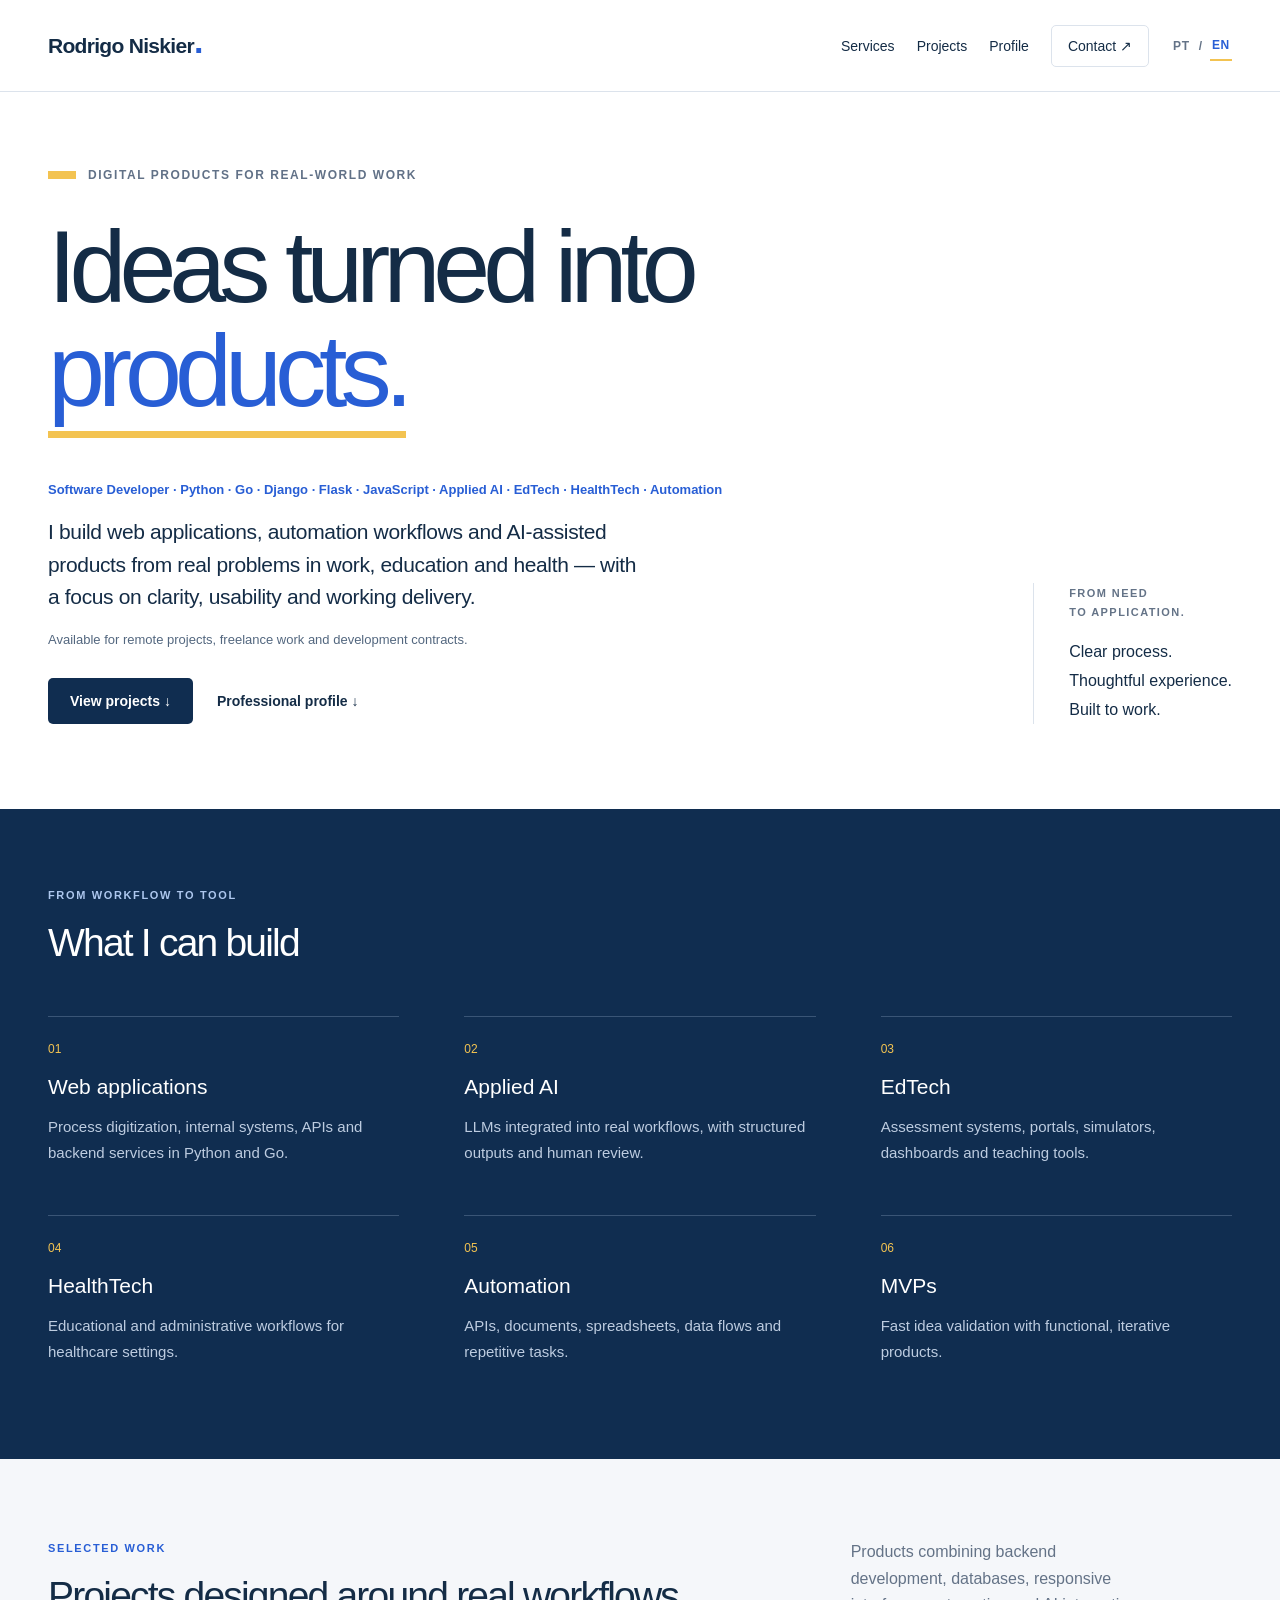
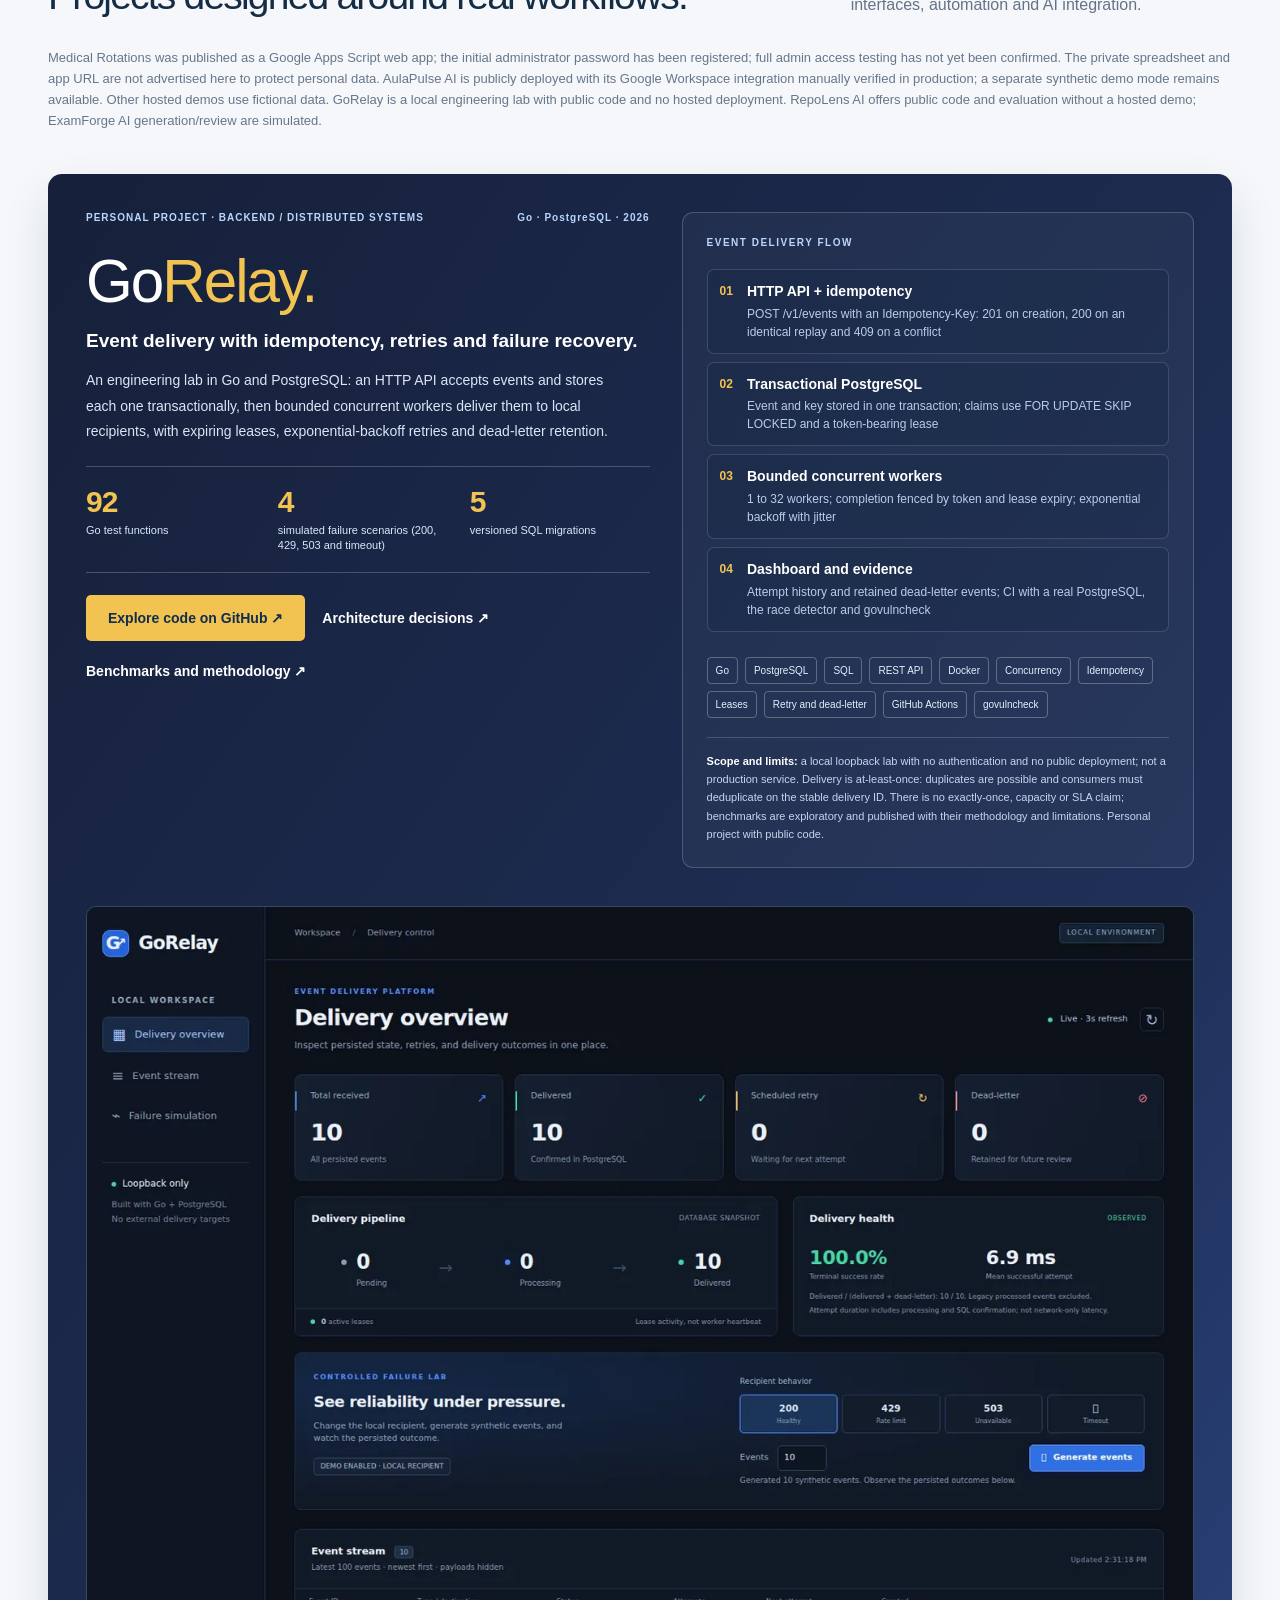
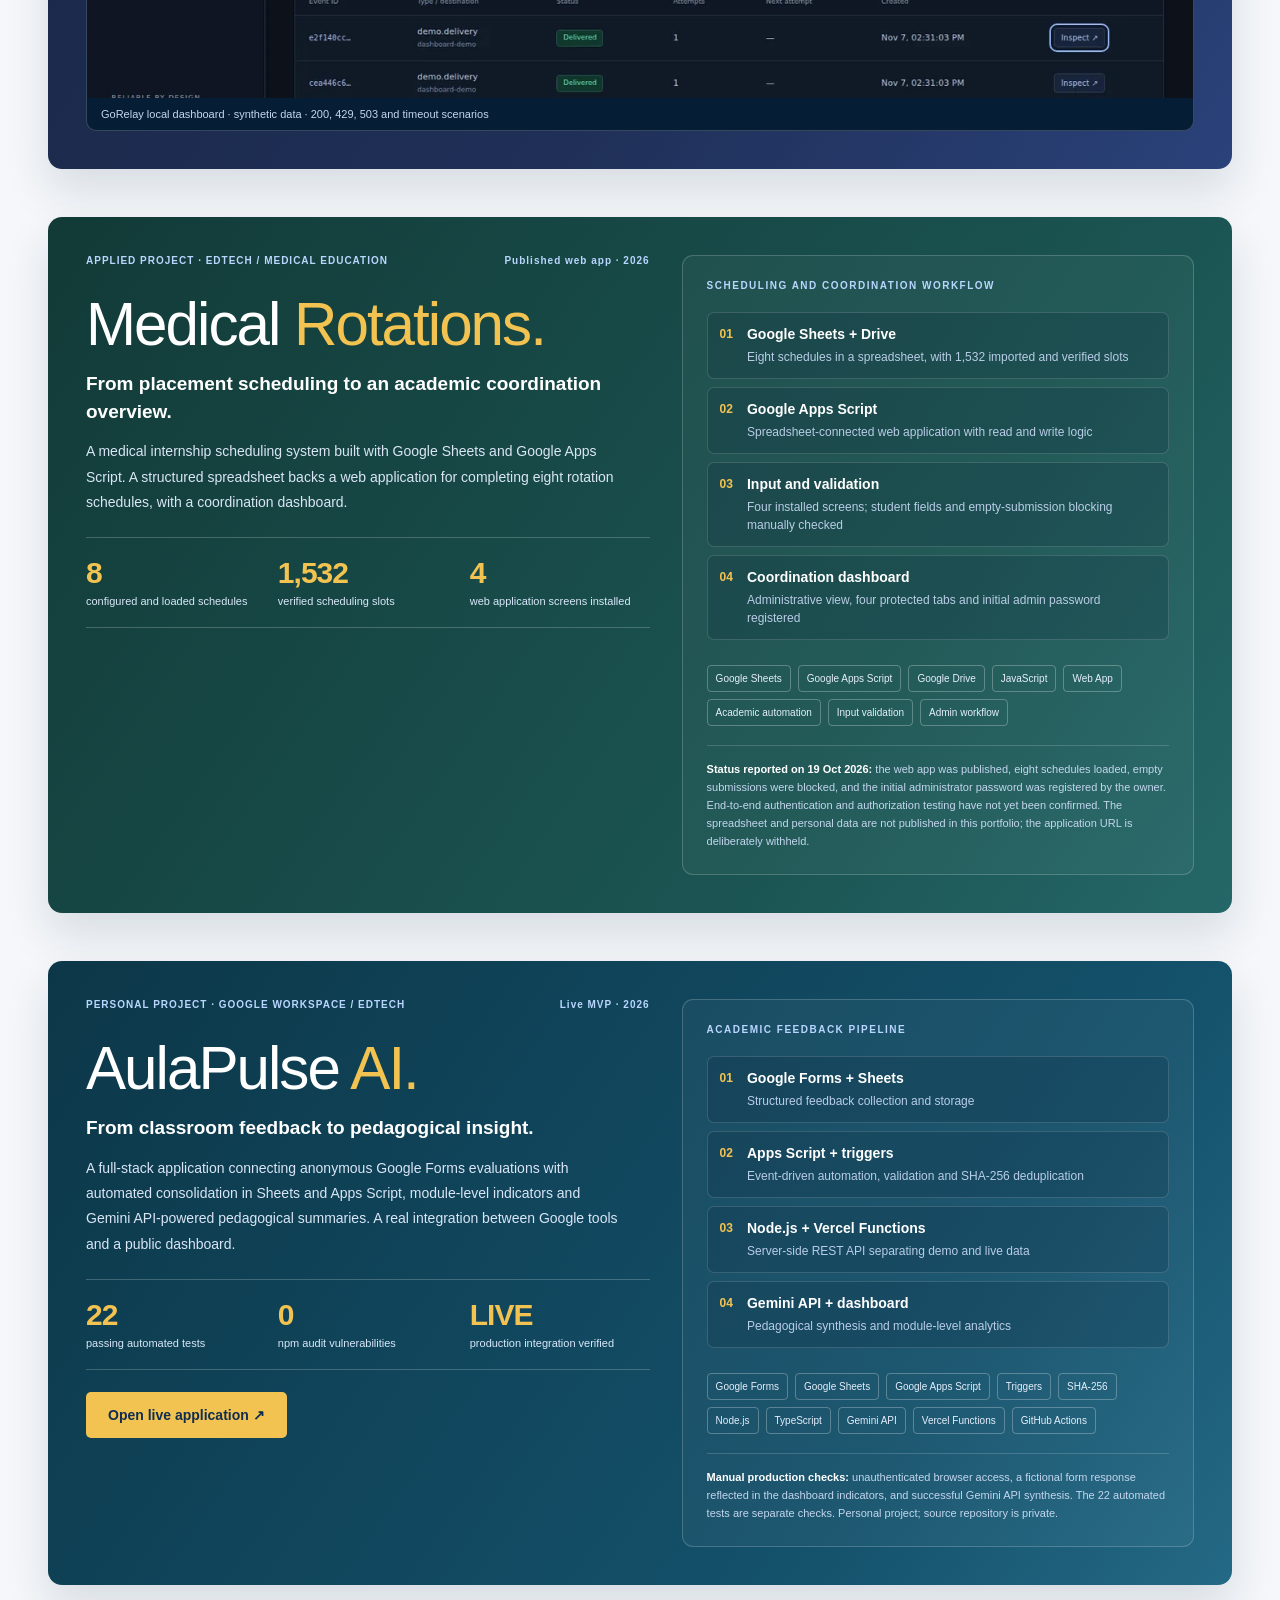
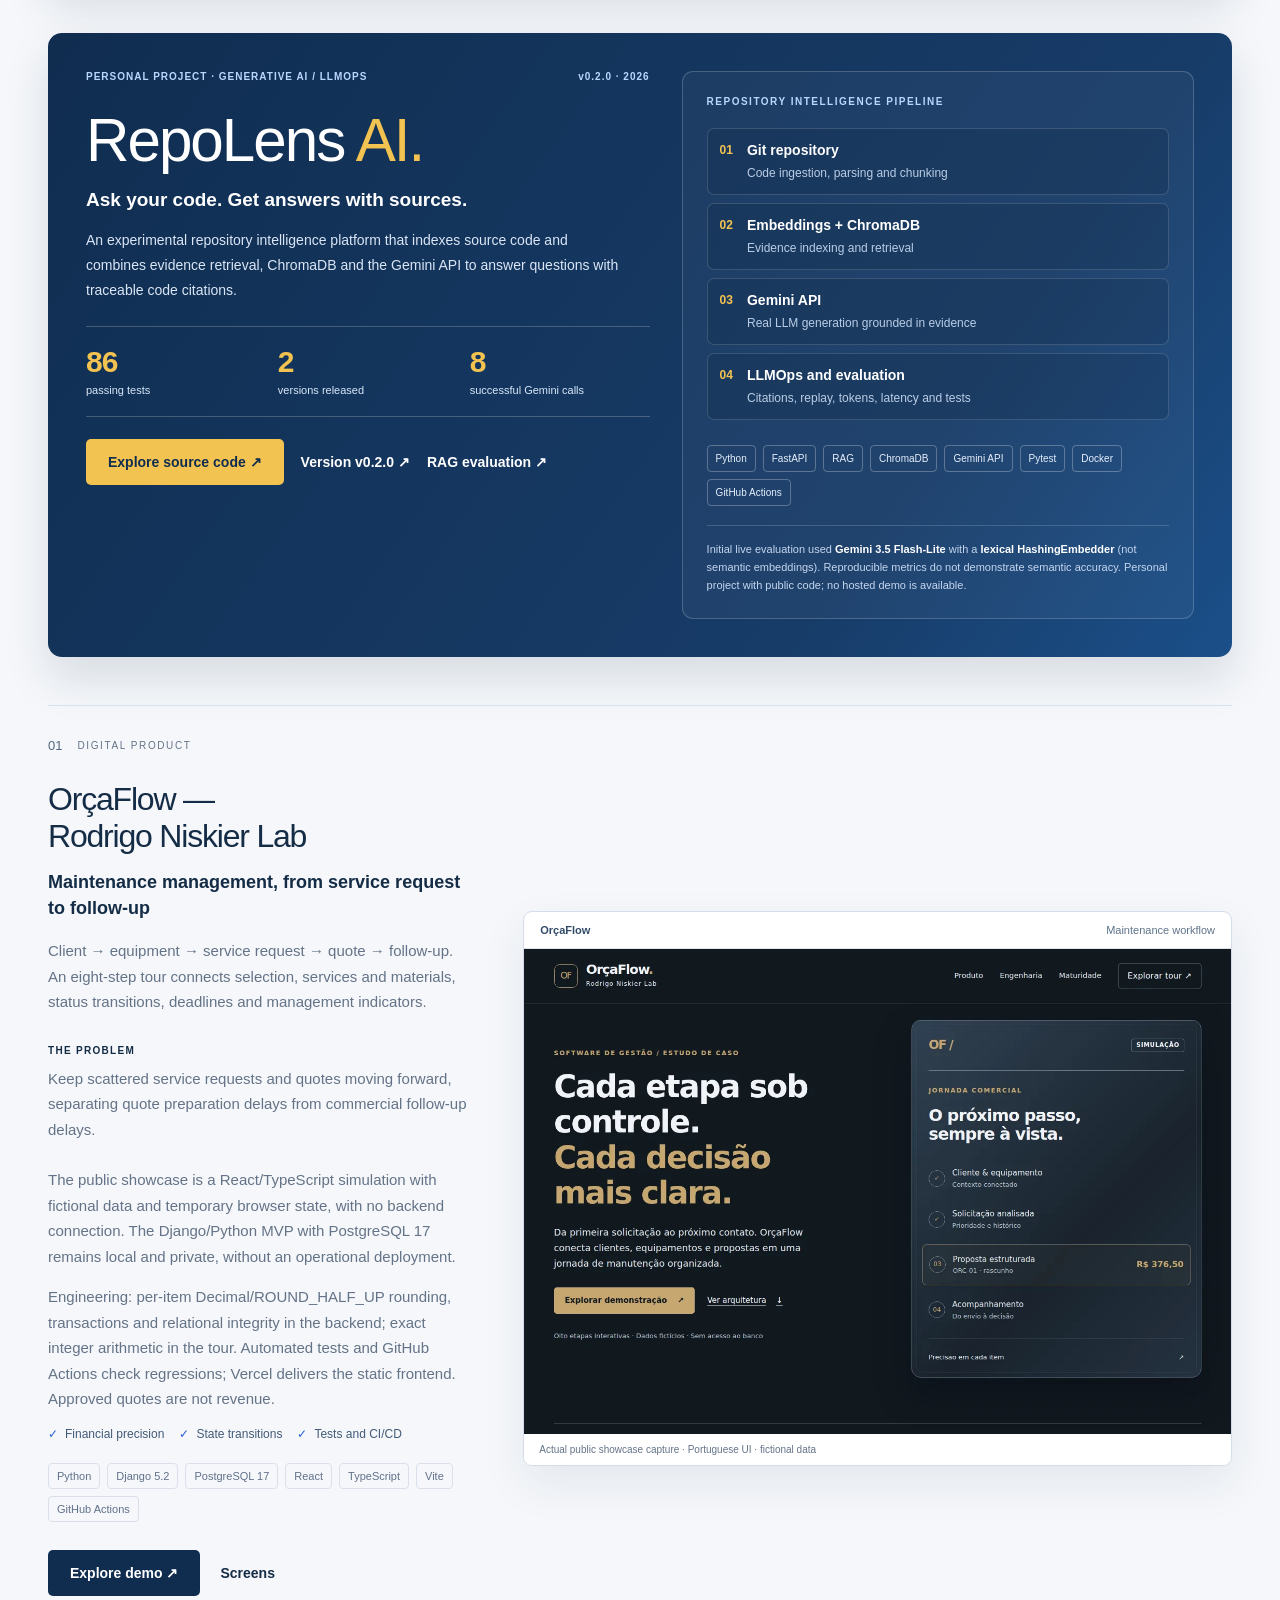
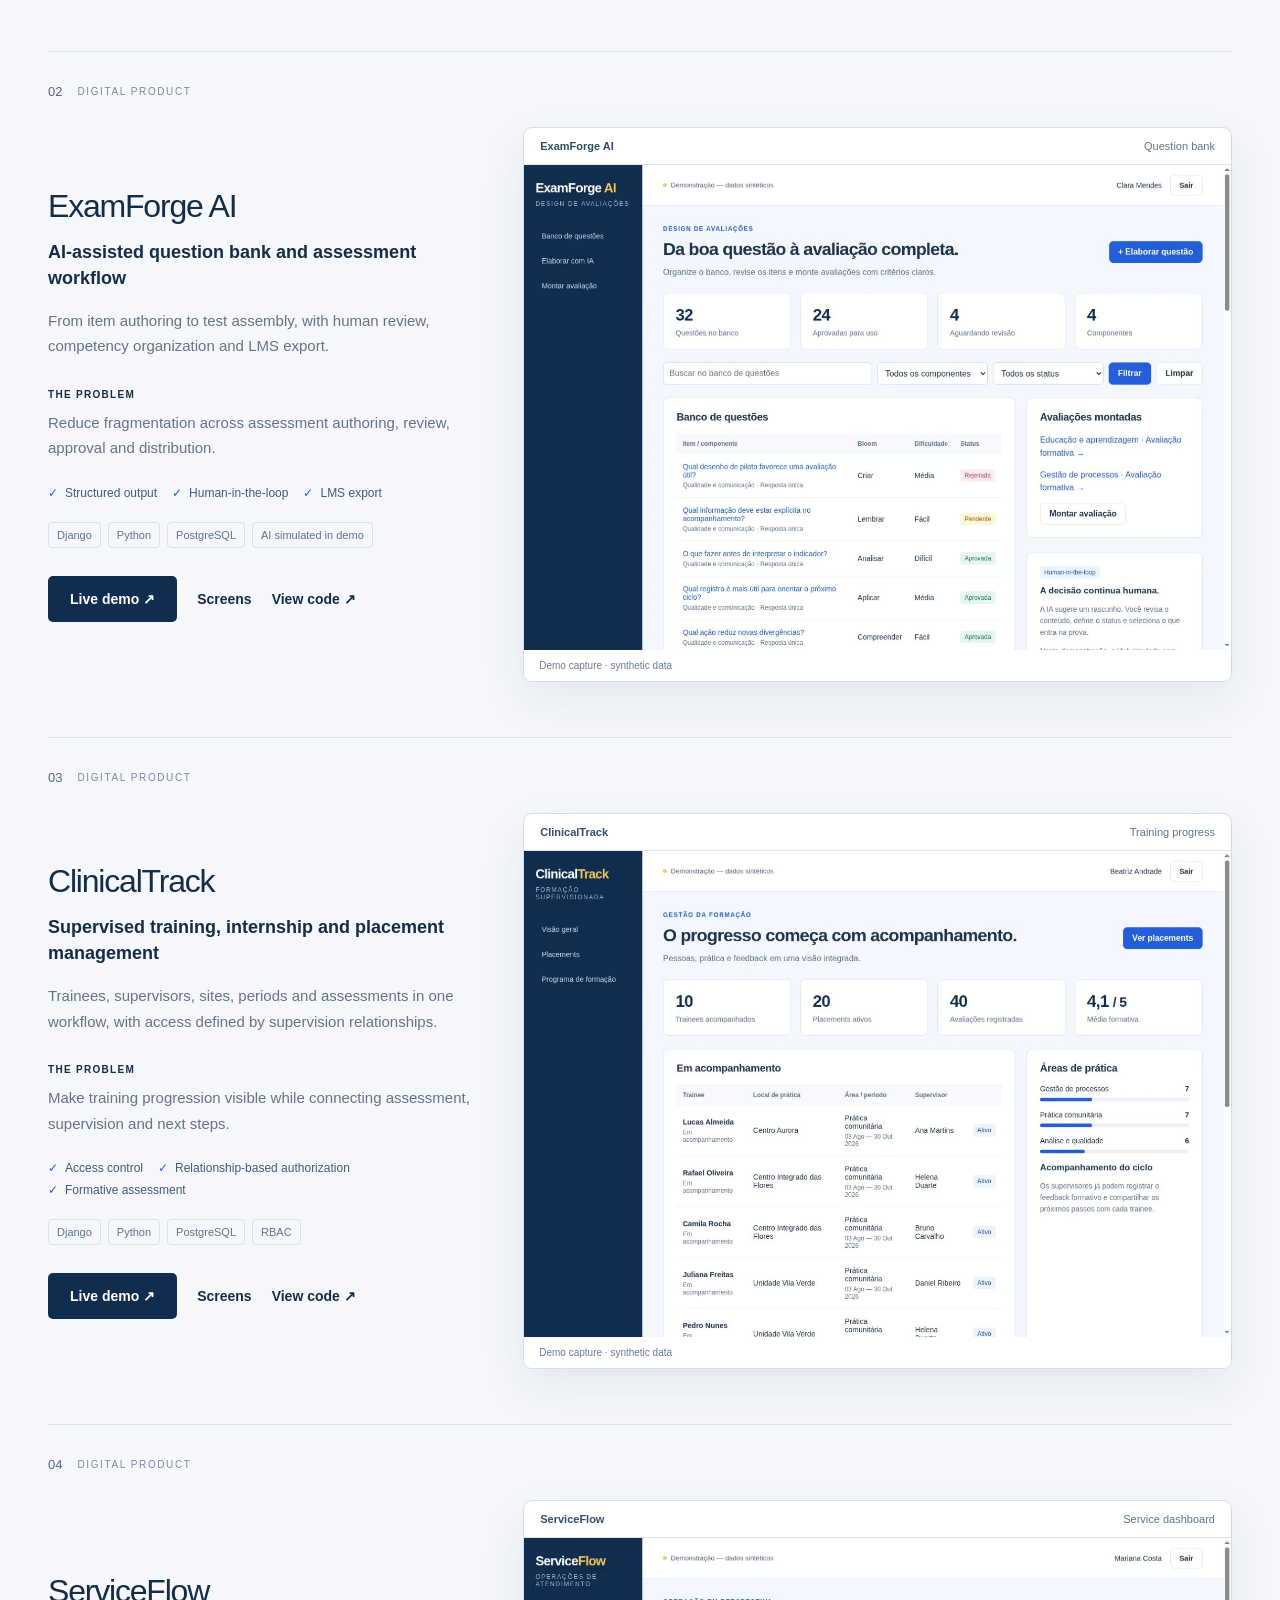
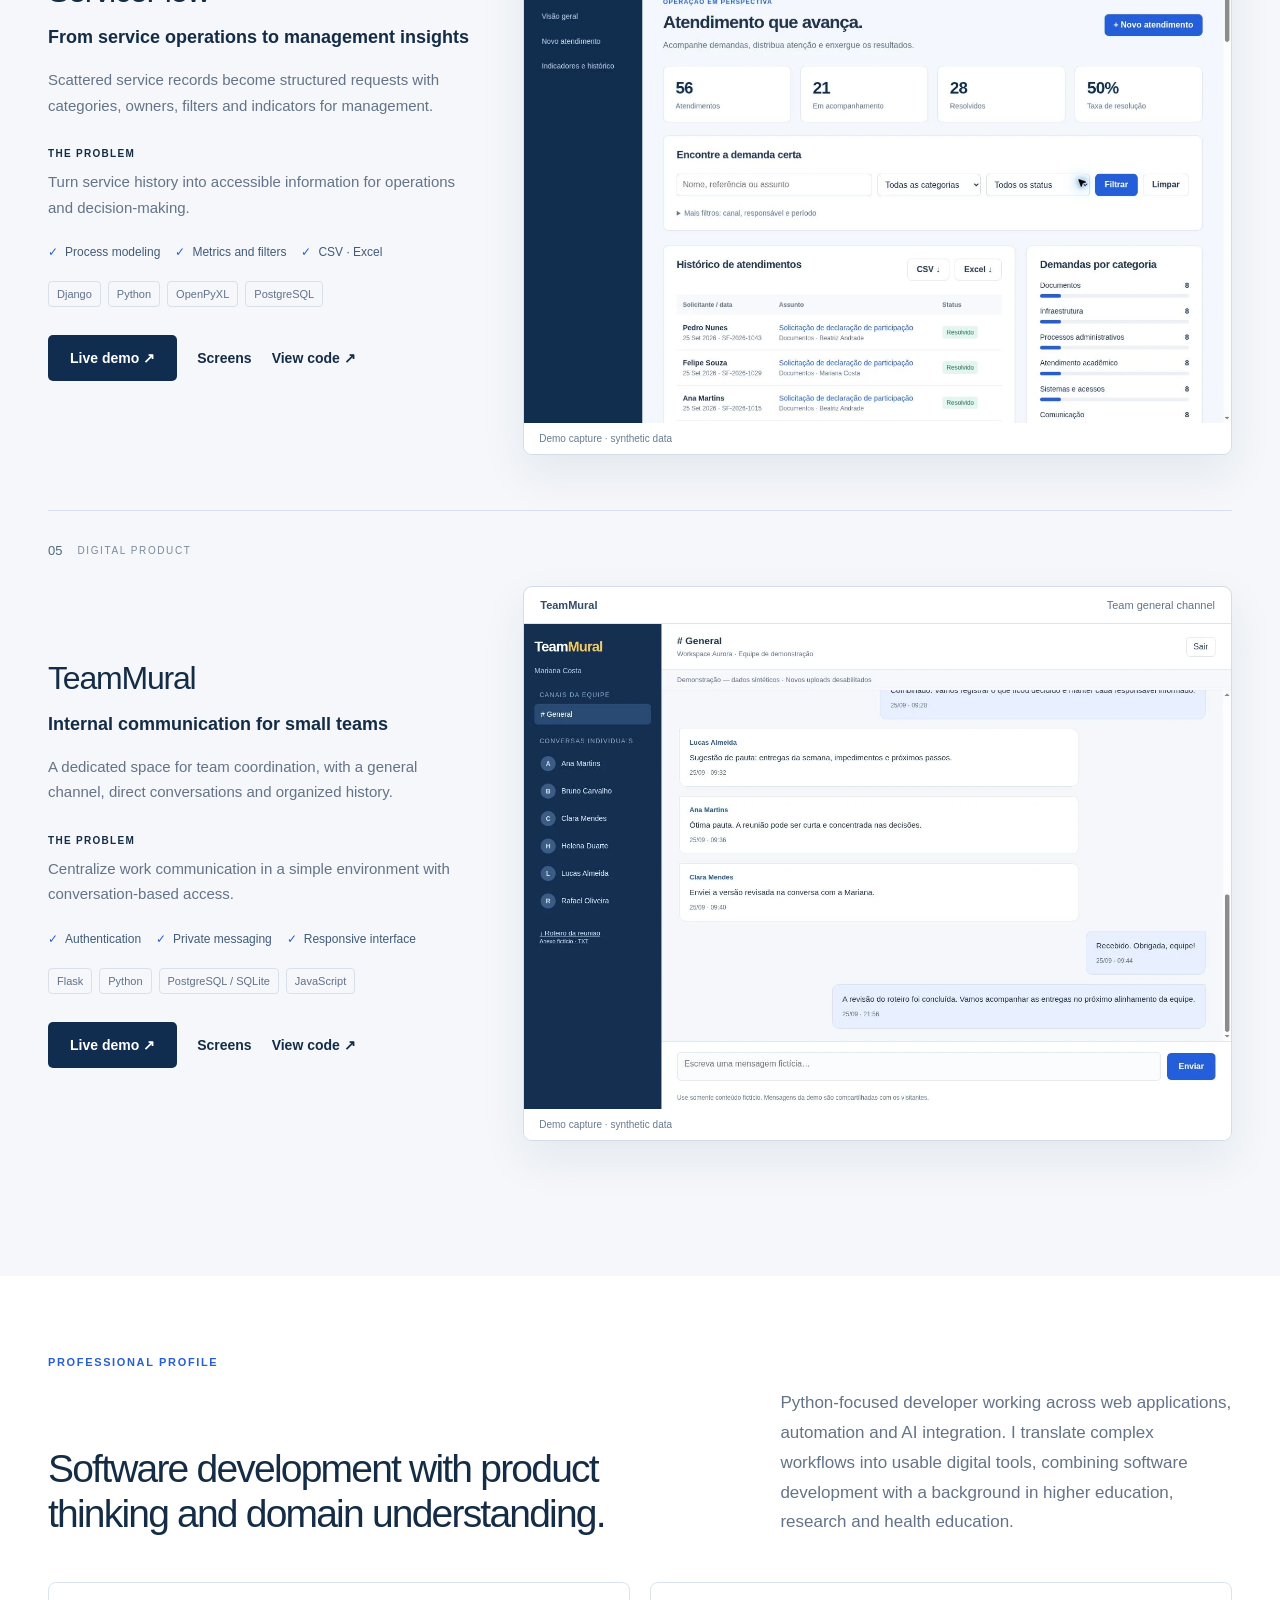
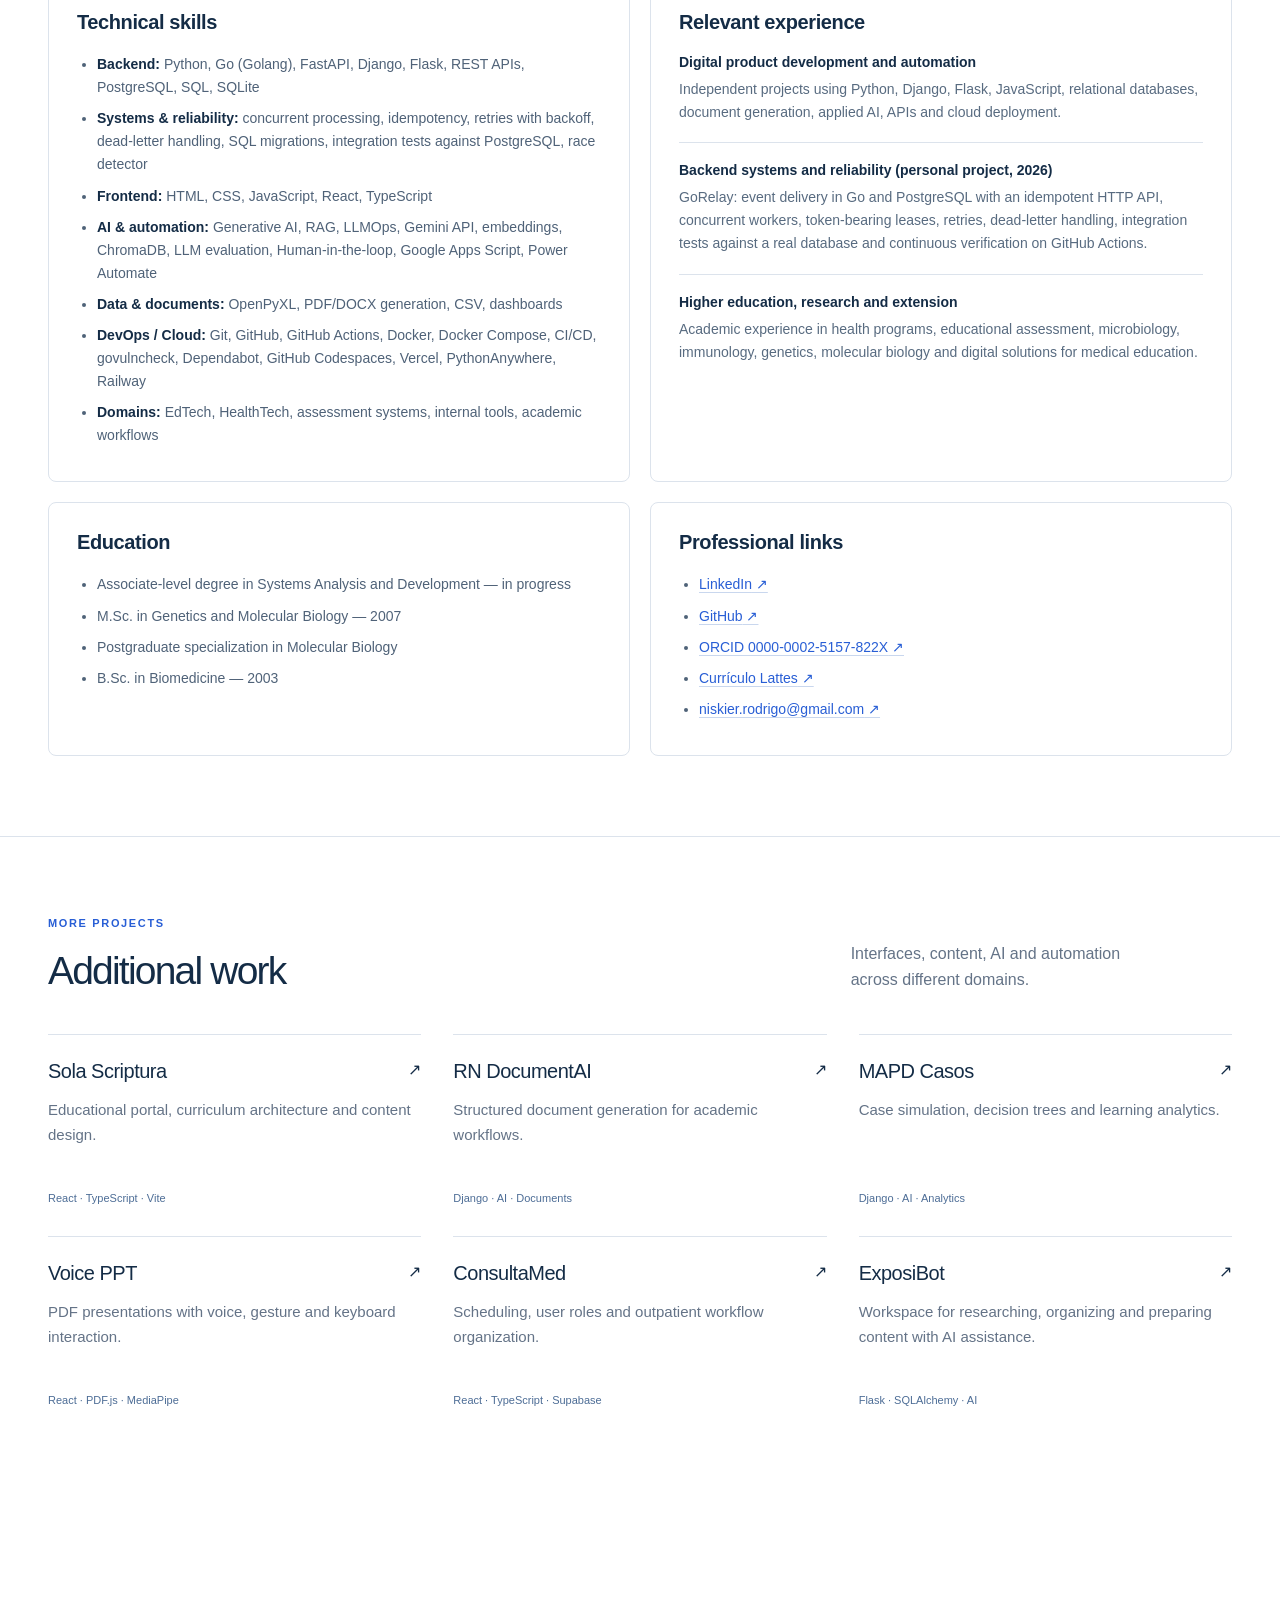
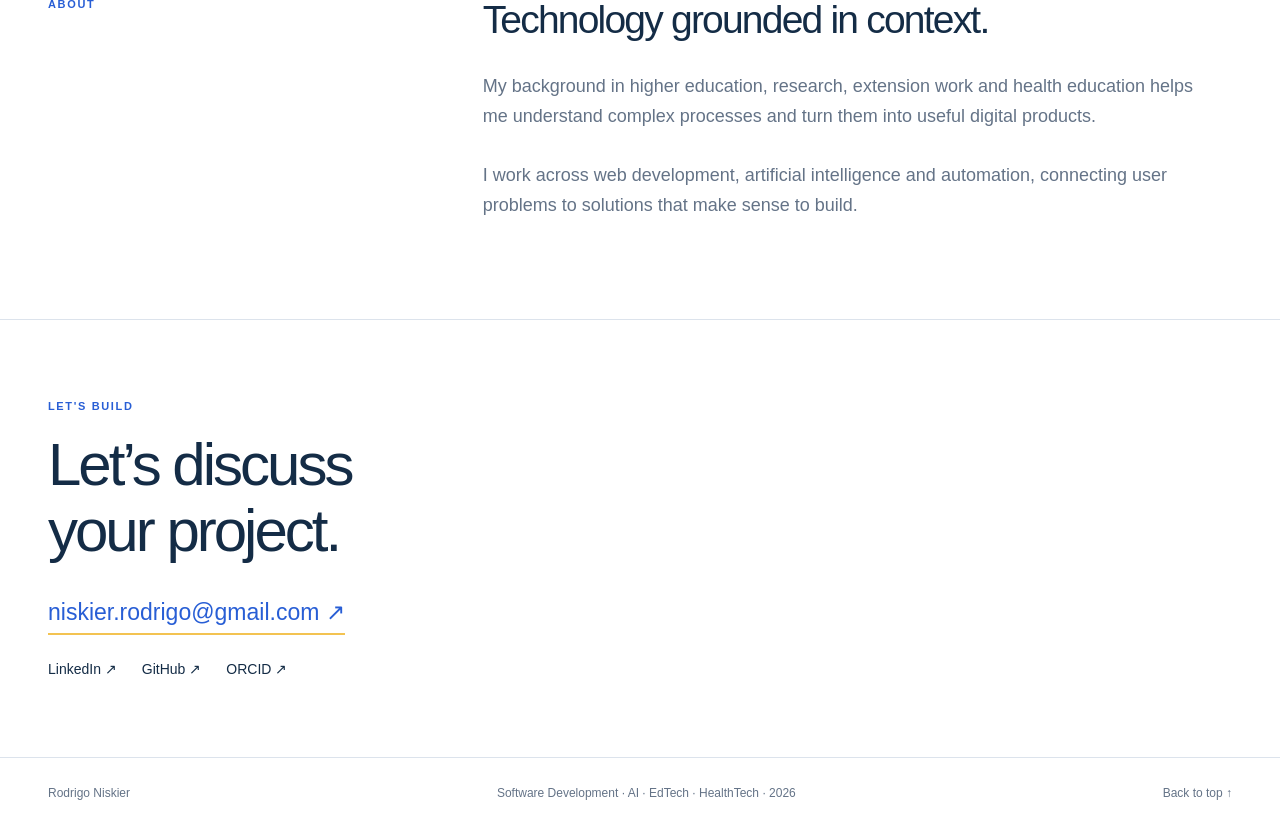
<file: en.html>
<!doctype html>
<html lang="en">
<head>
  <meta charset="utf-8">
  <meta name="viewport" content="width=device-width,initial-scale=1">
  <title>Rodrigo Niskier | Python and Go Developer · AI · EdTech · HealthTech</title>
  <meta name="description" content="Software development portfolio: GoRelay (Go and PostgreSQL), medical rotation scheduling, AulaPulse AI, RepoLens AI, Python, FastAPI and RAG.">
  <meta name="keywords" content="Go, Golang, Python, SQL, distributed systems, idempotency, concurrency, Docker Compose, FastAPI, Django, Flask, RAG, LLMOps, Gemini API, embeddings, ChromaDB, Pytest, Docker, GitHub Actions, JavaScript, React, TypeScript, PostgreSQL, APIs, Google Forms, Google Sheets, Google Apps Script, Medical Internship Scheduling, Rotation Management, Vercel Functions, Generative AI, Automation, EdTech, HealthTech">
  <meta name="author" content="Rodrigo Niskier">
  <meta property="og:title" content="Rodrigo Niskier | Software Developer: Python, Go and Digital Products">
  <meta property="og:description" content="GoRelay, Go and PostgreSQL backend systems, web applications, AI and automation for education, health and work.">
  <meta property="og:type" content="website">
  <meta property="og:locale" content="en_US">
  <meta property="og:locale:alternate" content="pt_BR">
  <meta property="og:url" content="https://rn-dev-portfolio-orcin.vercel.app/en.html">
  <meta property="og:image" content="https://rn-dev-portfolio-orcin.vercel.app/screens/gorelay-dashboard.webp">
  <meta property="og:image:type" content="image/webp">
  <meta property="og:image:width" content="1363">
  <meta property="og:image:height" content="975">
  <meta property="og:image:alt" content="GoRelay local dashboard: delivered events, attempts and failure lab (synthetic data)">
  <meta name="twitter:card" content="summary_large_image">
  <meta name="twitter:title" content="Rodrigo Niskier | Software Developer: Python, Go and Digital Products">
  <meta name="twitter:description" content="GoRelay, Go and PostgreSQL backend systems, web applications, AI and automation for education, health and work.">
  <meta name="twitter:image" content="https://rn-dev-portfolio-orcin.vercel.app/screens/gorelay-dashboard.webp">
  <meta name="robots" content="index,follow,max-image-preview:large">
  <link rel="canonical" href="https://rn-dev-portfolio-orcin.vercel.app/en.html">
  <link rel="alternate" hreflang="pt-BR" href="https://rn-dev-portfolio-orcin.vercel.app/">
  <link rel="alternate" hreflang="en" href="https://rn-dev-portfolio-orcin.vercel.app/en.html">
  <link rel="alternate" hreflang="x-default" href="https://rn-dev-portfolio-orcin.vercel.app/">
  <meta name="theme-color" content="#102d50">
  <link rel="icon" href="favicon.svg">
  <link rel="stylesheet" href="style.css">
  <script type="application/ld+json">
  {
    "@context":"https://schema.org",
    "@type":"Person",
    "name":"Rodrigo Niskier",
    "url":"https://rn-dev-portfolio-orcin.vercel.app/en.html",
    "email":"mailto:niskier.rodrigo@gmail.com",
    "jobTitle":"Software developer (Python and Go)",
    "sameAs":[
      "https://www.linkedin.com/in/rodrigo-niskier-200549156/",
      "https://github.com/rodrigoniskier",
      "https://orcid.org/0000-0002-5157-822X",
      "http://lattes.cnpq.br/7870682050323416"
    ],
    "knowsAbout":[
      "Go","Golang","SQL","Concurrency","Idempotency","Event-driven systems","Python","Django","Flask","JavaScript","React","TypeScript","PostgreSQL",
      "REST APIs","Generative AI","RAG","LLMOps","ChromaDB","Gemini API","FastAPI","Docker","GitHub Actions","Automation","EdTech","HealthTech","OpenPyXL",
      "Google Apps Script","Google Forms","Google Sheets","Vercel Functions","Git","GitHub","Docker Compose","Vercel","PythonAnywhere","Railway"
    ]
  }
  </script>
  <script type="application/ld+json">
  {
    "@context":"https://schema.org",
    "@type":"SoftwareSourceCode",
    "name":"GoRelay",
    "description":"Engineering lab in Go and PostgreSQL for event delivery with idempotency, leases, retries and dead-letter handling.",
    "codeRepository":"https://github.com/rodrigoniskier/gorelay",
    "programmingLanguage":"Go",
    "runtimePlatform":"PostgreSQL 17",
    "author":{"@type":"Person","name":"Rodrigo Niskier","url":"https://rn-dev-portfolio-orcin.vercel.app/"}
  }
  </script>
</head>
<body>
  <a class="skip" href="#perfil">Skip to professional profile</a>

  <header class="site-header">
    <a class="identity" href="en.html">Rodrigo Niskier<span class="identity-dot">.</span></a>
    <nav aria-label="Main navigation">
      <a class="nav-secondary" href="#servicos">Services</a>
      <a class="nav-secondary" href="#projetos">Projects</a>
      <a class="nav-secondary" href="#perfil">Profile</a>
      <a class="nav-contact" href="#contato">Contact ↗</a>
      <span class="language-switch" aria-label="Select language">
        <a href="/" lang="pt-BR" >PT</a>
        <span aria-hidden="true">/</span>
        <a href="/en.html" lang="en" aria-current="page">EN</a>
      </span>
    </nav>
  </header>

  <main>
    <section class="hero">
      <div class="hero-kicker"><span></span> DIGITAL PRODUCTS FOR REAL-WORLD WORK</div>
      <h1>Ideas turned into <br><em>products.</em></h1>
      <div class="hero-bottom">
        <div>
          <p class="hero-role">Software Developer · Python · Go · Django · Flask · JavaScript · Applied AI · EdTech · HealthTech · Automation</p>
          <p class="hero-description">I build web applications, automation workflows and AI-assisted products from real problems in work, education and health — with a focus on clarity, usability and working delivery.</p>
          <p class="availability">Available for remote projects, freelance work and development contracts.</p>
          <div class="hero-actions">
            <a class="primary" href="#projetos">View projects ↓</a>
            <a class="text-link" href="#perfil">Professional profile ↓</a>
          </div>
        </div>
        <div class="hero-note">
          <span>FROM NEED <br>TO APPLICATION.</span>
          <p>Clear process. <br>Thoughtful experience. <br>Built to work.</p>
        </div>
      </div>
    </section>

    <section class="services section" id="servicos">
      <span class="eyebrow">FROM WORKFLOW TO TOOL</span>
      <h2>What I can build</h2>
      <div class="service-grid">
        <article><span>01</span><h3>Web applications</h3><p>Process digitization, internal systems, APIs and backend services in Python and Go.</p></article>
        <article><span>02</span><h3>Applied AI</h3><p>LLMs integrated into real workflows, with structured outputs and human review.</p></article>
        <article><span>03</span><h3>EdTech</h3><p>Assessment systems, portals, simulators, dashboards and teaching tools.</p></article>
        <article><span>04</span><h3>HealthTech</h3><p>Educational and administrative workflows for healthcare settings.</p></article>
        <article><span>05</span><h3>Automation</h3><p>APIs, documents, spreadsheets, data flows and repetitive tasks.</p></article>
        <article><span>06</span><h3>MVPs</h3><p>Fast idea validation with functional, iterative products.</p></article>
      </div>
    </section>

    <section class="selected section" id="projetos">
      <div class="section-heading">
        <div>
          <span class="eyebrow">SELECTED WORK</span>
          <h2>Projects designed around real workflows.</h2>
        </div>
        <p>Products combining backend development, databases, responsive interfaces, automation and AI integration.</p>
      </div>
      <p class="preview-notice">Medical Rotations was published as a Google Apps Script web app; the initial administrator password has been registered; full admin access testing has not yet been confirmed. The private spreadsheet and app URL are not advertised here to protect personal data. AulaPulse AI is publicly deployed with its Google Workspace integration manually verified in production; a separate synthetic demo mode remains available. Other hosted demos use fictional data. GoRelay is a local engineering lab with public code and no hosted deployment. RepoLens AI offers public code and evaluation without a hosted demo; ExamForge AI generation/review are simulated.</p>
      <section class="repolens-spotlight gorelay-spotlight" id="gorelay" aria-labelledby="gorelay-title">
        <div class="repolens-copy">
          <div class="repolens-topline"><span>PERSONAL PROJECT · BACKEND / DISTRIBUTED SYSTEMS</span><span>Go · PostgreSQL · 2026</span></div>
          <h3 id="gorelay-title">Go<em>Relay.</em></h3>
          <p class="repolens-subtitle">Event delivery with idempotency, retries and failure recovery.</p>
          <p>An engineering lab in Go and PostgreSQL: an HTTP API accepts events and stores each one transactionally, then bounded concurrent workers deliver them to local recipients, with expiring leases, exponential-backoff retries and dead-letter retention.</p>
          <div class="repolens-numbers" aria-label="Verifiable dimensions of GoRelay">
            <div><strong>92</strong><span>Go test functions</span></div>
            <div><strong>4</strong><span>simulated failure scenarios (200, 429, 503 and timeout)</span></div>
            <div><strong>5</strong><span>versioned SQL migrations</span></div>
          </div>
          <div class="case-actions">
            <a class="primary" href="https://github.com/rodrigoniskier/gorelay" target="_blank" rel="noopener noreferrer">Explore code on GitHub ↗</a>
            <a class="text-link" href="https://github.com/rodrigoniskier/gorelay/tree/main/docs/adr" target="_blank" rel="noopener noreferrer">Architecture decisions ↗</a>
            <a class="text-link" href="https://github.com/rodrigoniskier/gorelay/blob/main/docs/benchmarks/RESULTS.md" target="_blank" rel="noopener noreferrer">Benchmarks and methodology ↗</a>
          </div>
        </div>
        <div class="repolens-technical">
          <p class="repolens-diagram-title">EVENT DELIVERY FLOW</p>
          <ol class="repolens-flow">
            <li><span>01</span><div><strong>HTTP API + idempotency</strong><small>POST /v1/events with an Idempotency-Key: 201 on creation, 200 on an identical replay and 409 on a conflict</small></div></li>
            <li><span>02</span><div><strong>Transactional PostgreSQL</strong><small>Event and key stored in one transaction; claims use FOR UPDATE SKIP LOCKED and a token-bearing lease</small></div></li>
            <li><span>03</span><div><strong>Bounded concurrent workers</strong><small>1 to 32 workers; completion fenced by token and lease expiry; exponential backoff with jitter</small></div></li>
            <li><span>04</span><div><strong>Dashboard and evidence</strong><small>Attempt history and retained dead-letter events; CI with a real PostgreSQL, the race detector and govulncheck</small></div></li>
          </ol>
          <div class="repolens-tags"><span>Go</span><span>PostgreSQL</span><span>SQL</span><span>REST API</span><span>Docker</span><span>Concurrency</span><span>Idempotency</span><span>Leases</span><span>Retry and dead-letter</span><span>GitHub Actions</span><span>govulncheck</span></div>
          <p class="repolens-disclaimer"><strong>Scope and limits:</strong> a local loopback lab with no authentication and no public deployment; not a production service. Delivery is at-least-once: duplicates are possible and consumers must deduplicate on the stable delivery ID. There is no exactly-once, capacity or SLA claim; benchmarks are exploratory and published with their methodology and limitations. Personal project with public code.</p>
        </div>
        <figure class="gorelay-shot"><img src="screens/gorelay-dashboard.webp" alt="GoRelay local dashboard: delivered events, attempts and failure lab (synthetic data)" width="1363" height="975" loading="lazy" decoding="async"><figcaption>GoRelay local dashboard · synthetic data · 200, 429, 503 and timeout scenarios</figcaption></figure>
      </section>
      <section class="repolens-spotlight escalas-spotlight" id="escalas-medicina" aria-labelledby="escalas-medicina-title">
        <div class="repolens-copy">
          <div class="repolens-topline"><span>APPLIED PROJECT · EDTECH / MEDICAL EDUCATION</span><span>Published web app · 2026</span></div>
          <h3 id="escalas-medicina-title">Medical <em>Rotations.</em></h3>
          <p class="repolens-subtitle">From placement scheduling to an academic coordination overview.</p>
          <p>A medical internship scheduling system built with Google Sheets and Google Apps Script. A structured spreadsheet backs a web application for completing eight rotation schedules, with a coordination dashboard.</p>
          <div class="repolens-numbers" aria-label="Verified internship scheduling system scope">
            <div><strong>8</strong><span>configured and loaded schedules</span></div>
            <div><strong>1,532</strong><span>verified scheduling slots</span></div>
            <div><strong>4</strong><span>web application screens installed</span></div>
          </div>
        </div>
        <div class="repolens-technical">
          <p class="repolens-diagram-title">SCHEDULING AND COORDINATION WORKFLOW</p>
          <ol class="repolens-flow">
            <li><span>01</span><div><strong>Google Sheets + Drive</strong><small>Eight schedules in a spreadsheet, with 1,532 imported and verified slots</small></div></li>
            <li><span>02</span><div><strong>Google Apps Script</strong><small>Spreadsheet-connected web application with read and write logic</small></div></li>
            <li><span>03</span><div><strong>Input and validation</strong><small>Four installed screens; student fields and empty-submission blocking manually checked</small></div></li>
            <li><span>04</span><div><strong>Coordination dashboard</strong><small>Administrative view, four protected tabs and initial admin password registered</small></div></li>
          </ol>
          <div class="repolens-tags"><span>Google Sheets</span><span>Google Apps Script</span><span>Google Drive</span><span>JavaScript</span><span>Web App</span><span>Academic automation</span><span>Input validation</span><span>Admin workflow</span></div>
          <p class="repolens-disclaimer"><strong>Status reported on 19 Oct 2026:</strong> the web app was published, eight schedules loaded, empty submissions were blocked, and the initial administrator password was registered by the owner. End-to-end authentication and authorization testing have not yet been confirmed. The spreadsheet and personal data are not published in this portfolio; the application URL is deliberately withheld.</p>
        </div>
      </section>
      <section class="repolens-spotlight aulapulse-spotlight" id="aulapulse" aria-labelledby="aulapulse-title">
        <div class="repolens-copy">
          <div class="repolens-topline"><span>PERSONAL PROJECT · GOOGLE WORKSPACE / EDTECH</span><span>Live MVP · 2026</span></div>
          <h3 id="aulapulse-title">AulaPulse <em>AI.</em></h3>
          <p class="repolens-subtitle">From classroom feedback to pedagogical insight.</p>
          <p>A full-stack application connecting anonymous Google Forms evaluations with automated consolidation in Sheets and Apps Script, module-level indicators and Gemini API-powered pedagogical summaries. A real integration between Google tools and a public dashboard.</p>
          <div class="repolens-numbers" aria-label="AulaPulse results">
            <div><strong>22</strong><span>passing automated tests</span></div>
            <div><strong>0</strong><span>npm audit vulnerabilities</span></div>
            <div><strong>LIVE</strong><span>production integration verified</span></div>
          </div>
          <div class="case-actions">
            <a class="primary" href="https://aulapulse-google-workspace.vercel.app/" target="_blank" rel="noopener noreferrer">Open live application ↗</a>
          </div>
        </div>
        <div class="repolens-technical">
          <p class="repolens-diagram-title">ACADEMIC FEEDBACK PIPELINE</p>
          <ol class="repolens-flow">
            <li><span>01</span><div><strong>Google Forms + Sheets</strong><small>Structured feedback collection and storage</small></div></li>
            <li><span>02</span><div><strong>Apps Script + triggers</strong><small>Event-driven automation, validation and SHA-256 deduplication</small></div></li>
            <li><span>03</span><div><strong>Node.js + Vercel Functions</strong><small>Server-side REST API separating demo and live data</small></div></li>
            <li><span>04</span><div><strong>Gemini API + dashboard</strong><small>Pedagogical synthesis and module-level analytics</small></div></li>
          </ol>
          <div class="repolens-tags"><span>Google Forms</span><span>Google Sheets</span><span>Google Apps Script</span><span>Triggers</span><span>SHA-256</span><span>Node.js</span><span>TypeScript</span><span>Gemini API</span><span>Vercel Functions</span><span>GitHub Actions</span></div>
          <p class="repolens-disclaimer"><strong>Manual production checks:</strong> unauthenticated browser access, a fictional form response reflected in the dashboard indicators, and successful Gemini API synthesis. The 22 automated tests are separate checks. Personal project; source repository is private.</p>
        </div>
      </section>
      <section class="repolens-spotlight" id="repolens" aria-labelledby="repolens-title">
        <div class="repolens-copy">
          <div class="repolens-topline"><span>PERSONAL PROJECT · GENERATIVE AI / LLMOPS</span><span>v0.2.0 · 2026</span></div>
          <h3 id="repolens-title">RepoLens <em>AI.</em></h3>
          <p class="repolens-subtitle">Ask your code. Get answers with sources.</p>
          <p>An experimental repository intelligence platform that indexes source code and combines evidence retrieval, ChromaDB and the Gemini API to answer questions with traceable code citations.</p>
          <div class="repolens-numbers" aria-label="Project results">
            <div><strong>86</strong><span>passing tests</span></div>
            <div><strong>2</strong><span>versions released</span></div>
            <div><strong>8</strong><span>successful Gemini calls</span></div>
          </div>
          <div class="case-actions">
            <a class="primary" href="https://github.com/rodrigoniskier/repolens-ai" target="_blank" rel="noopener noreferrer">Explore source code ↗</a>
            <a class="text-link" href="https://github.com/rodrigoniskier/repolens-ai/tree/v0.2.0" target="_blank" rel="noopener noreferrer">Version v0.2.0 ↗</a>
            <a class="text-link" href="https://github.com/rodrigoniskier/repolens-ai/blob/v0.2.0/docs/reports/GEMINI_RAG_EVALUATION.md" target="_blank" rel="noopener noreferrer">RAG evaluation ↗</a>
          </div>
        </div>
        <div class="repolens-technical">
          <p class="repolens-diagram-title">REPOSITORY INTELLIGENCE PIPELINE</p>
          <ol class="repolens-flow">
            <li><span>01</span><div><strong>Git repository</strong><small>Code ingestion, parsing and chunking</small></div></li>
            <li><span>02</span><div><strong>Embeddings + ChromaDB</strong><small>Evidence indexing and retrieval</small></div></li>
            <li><span>03</span><div><strong>Gemini API</strong><small>Real LLM generation grounded in evidence</small></div></li>
            <li><span>04</span><div><strong>LLMOps and evaluation</strong><small>Citations, replay, tokens, latency and tests</small></div></li>
          </ol>
          <div class="repolens-tags"><span>Python</span><span>FastAPI</span><span>RAG</span><span>ChromaDB</span><span>Gemini API</span><span>Pytest</span><span>Docker</span><span>GitHub Actions</span></div>
          <p class="repolens-disclaimer">Initial live evaluation used <strong>Gemini 3.5 Flash-Lite</strong> with a <strong>lexical HashingEmbedder</strong> (not semantic embeddings). Reproducible metrics do not demonstrate semantic accuracy. Personal project with public code; no hosted demo is available.</p>
        </div>
      </section>


      <article class="case" id="orcaflow">
        <div class="case-number">01 <span>DIGITAL PRODUCT</span></div>
        <div class="case-layout">
          <div class="case-copy">
            <h3>OrçaFlow — <br>Rodrigo Niskier Lab</h3>
            <p class="case-tag">Maintenance management, from service request to follow-up</p>
            <p>Client → equipment → service request → quote → follow-up. An eight-step tour connects selection, services and materials, status transitions, deadlines and management indicators.</p>
            <div class="problem"><span>THE PROBLEM</span><p>Keep scattered service requests and quotes moving forward, separating quote preparation delays from commercial follow-up delays.</p></div>
            <p>The public showcase is a React/TypeScript simulation with fictional data and temporary browser state, with no backend connection. The Django/Python MVP with PostgreSQL 17 remains local and private, without an operational deployment.</p>
            <p>Engineering: per-item Decimal/ROUND_HALF_UP rounding, transactions and relational integrity in the backend; exact integer arithmetic in the tour. Automated tests and GitHub Actions check regressions; Vercel delivers the static frontend. Approved quotes are not revenue.</p>
            <ul class="skills"><li>Financial precision</li><li>State transitions</li><li>Tests and CI/CD</li></ul>
            <div class="tags"><span>Python</span><span>Django 5.2</span><span>PostgreSQL 17</span><span>React</span><span>TypeScript</span><span>Vite</span><span>GitHub Actions</span></div>
            <div class="case-actions">
              <a class="primary" href="https://orcaflow-demo.vercel.app/" target="_blank" rel="noopener noreferrer">Explore demo ↗</a>
              <button class="text-link open-gallery" data-project="orcaflow" aria-label="View OrçaFlow screens">Screens</button>
            </div>
          </div>
          <div class="screen-shell">
            <div class="screen-chrome"><span>OrçaFlow</span><span>Maintenance workflow</span></div>
            <div class="screen-window"><img src="screens/orcaflow-landing.webp" alt="OrçaFlow: actual public showcase capture, showing a simulated commercial workflow with fictional data" width="1363" height="936" loading="lazy" decoding="async"></div>
            <div class="screen-caption">Actual public showcase capture · Portuguese UI · fictional data</div>
          </div>
        </div>
      </article>

      <article class="case" id="examforge">
        <div class="case-number">02 <span>DIGITAL PRODUCT</span></div>
        <div class="case-layout">
          <div class="case-copy">
            <h3>ExamForge AI</h3>
            <p class="case-tag">AI-assisted question bank and assessment workflow</p>
            <p>From item authoring to test assembly, with human review, competency organization and LMS export.</p>
            <div class="problem"><span>THE PROBLEM</span><p>Reduce fragmentation across assessment authoring, review, approval and distribution.</p></div>
            <ul class="skills"><li>Structured output</li><li>Human-in-the-loop</li><li>LMS export</li></ul>
            <div class="tags"><span>Django</span><span>Python</span><span>PostgreSQL</span><span>AI simulated in demo</span></div>
            <div class="case-actions">
              <a class="primary" href="https://rn-examforge-demo.vercel.app" target="_blank" rel="noopener">Live demo ↗</a>
              <button class="text-link open-gallery" data-project="examforge" aria-label="View ExamForge AI screens">Screens</button>
              <a class="text-link" href="https://github.com/rodrigoniskier/ExamForgeAI" target="_blank" rel="noopener">View code ↗</a>
            </div>
          </div>
          <div class="screen-shell">
            <div class="screen-chrome"><span>ExamForge AI</span><span>Question bank</span></div>
            <div class="screen-window"><img src="screens/examforgeai-bank.webp" alt="ExamForge AI: question bank with synthetic data" width="1348" height="926" loading="lazy" decoding="async"></div>
            <div class="screen-caption">Demo capture · synthetic data</div>
          </div>
        </div>
      </article>

      <article class="case" id="clinicaltrack">
        <div class="case-number">03 <span>DIGITAL PRODUCT</span></div>
        <div class="case-layout">
          <div class="case-copy">
            <h3>ClinicalTrack</h3>
            <p class="case-tag">Supervised training, internship and placement management</p>
            <p>Trainees, supervisors, sites, periods and assessments in one workflow, with access defined by supervision relationships.</p>
            <div class="problem"><span>THE PROBLEM</span><p>Make training progression visible while connecting assessment, supervision and next steps.</p></div>
            <ul class="skills"><li>Access control</li><li>Relationship-based authorization</li><li>Formative assessment</li></ul>
            <div class="tags"><span>Django</span><span>Python</span><span>PostgreSQL</span><span>RBAC</span></div>
            <div class="case-actions">
              <a class="primary" href="https://rn-clinicaltrack-demo.vercel.app" target="_blank" rel="noopener">Live demo ↗</a>
              <button class="text-link open-gallery" data-project="clinicaltrack" aria-label="View ClinicalTrack screens">Screens</button>
              <a class="text-link" href="https://github.com/rodrigoniskier/ClinicalTrack" target="_blank" rel="noopener">View code ↗</a>
            </div>
          </div>
          <div class="screen-shell">
            <div class="screen-chrome"><span>ClinicalTrack</span><span>Training progress</span></div>
            <div class="screen-window"><img src="screens/clinicaltrack-dashboard.webp" alt="ClinicalTrack: training progress with synthetic data" width="1348" height="926" loading="lazy" decoding="async"></div>
            <div class="screen-caption">Demo capture · synthetic data</div>
          </div>
        </div>
      </article>

      <article class="case" id="serviceflow">
        <div class="case-number">04 <span>DIGITAL PRODUCT</span></div>
        <div class="case-layout">
          <div class="case-copy">
            <h3>ServiceFlow</h3>
            <p class="case-tag">From service operations to management insights</p>
            <p>Scattered service records become structured requests with categories, owners, filters and indicators for management.</p>
            <div class="problem"><span>THE PROBLEM</span><p>Turn service history into accessible information for operations and decision-making.</p></div>
            <ul class="skills"><li>Process modeling</li><li>Metrics and filters</li><li>CSV · Excel</li></ul>
            <div class="tags"><span>Django</span><span>Python</span><span>OpenPyXL</span><span>PostgreSQL</span></div>
            <div class="case-actions">
              <a class="primary" href="https://rn-serviceflow-demo.vercel.app" target="_blank" rel="noopener">Live demo ↗</a>
              <button class="text-link open-gallery" data-project="serviceflow" aria-label="View ServiceFlow screens">Screens</button>
              <a class="text-link" href="https://github.com/rodrigoniskier/ServiceFlow" target="_blank" rel="noopener">View code ↗</a>
            </div>
          </div>
          <div class="screen-shell">
            <div class="screen-chrome"><span>ServiceFlow</span><span>Service dashboard</span></div>
            <div class="screen-window"><img src="screens/serviceflow-dashboard.webp" alt="ServiceFlow: service dashboard with synthetic data" width="1348" height="926" loading="lazy" decoding="async"></div>
            <div class="screen-caption">Demo capture · synthetic data</div>
          </div>
        </div>
      </article>

      <article class="case" id="teammural">
        <div class="case-number">05 <span>DIGITAL PRODUCT</span></div>
        <div class="case-layout">
          <div class="case-copy">
            <h3>TeamMural</h3>
            <p class="case-tag">Internal communication for small teams</p>
            <p>A dedicated space for team coordination, with a general channel, direct conversations and organized history.</p>
            <div class="problem"><span>THE PROBLEM</span><p>Centralize work communication in a simple environment with conversation-based access.</p></div>
            <ul class="skills"><li>Authentication</li><li>Private messaging</li><li>Responsive interface</li></ul>
            <div class="tags"><span>Flask</span><span>Python</span><span>PostgreSQL / SQLite</span><span>JavaScript</span></div>
            <div class="case-actions">
              <a class="primary" href="https://rn-teammural-demo.vercel.app" target="_blank" rel="noopener">Live demo ↗</a>
              <button class="text-link open-gallery" data-project="teammural" aria-label="View TeamMural screens">Screens</button>
              <a class="text-link" href="https://github.com/rodrigoniskier/TeamMural" target="_blank" rel="noopener">View code ↗</a>
            </div>
          </div>
          <div class="screen-shell">
            <div class="screen-chrome"><span>TeamMural</span><span>Team general channel</span></div>
            <div class="screen-window"><img src="screens/teammural-general.webp" alt="TeamMural: general team channel with synthetic data" width="1363" height="936" loading="lazy" decoding="async"></div>
            <div class="screen-caption">Demo capture · synthetic data</div>
          </div>
        </div>
      </article>
    </section>

    <section class="profile section" id="perfil" aria-labelledby="profile-title">
      <span class="eyebrow">PROFESSIONAL PROFILE</span>
      <div class="profile-intro">
        <h2 id="profile-title">Software development with product thinking and domain understanding.</h2>
        <p>Python-focused developer working across web applications, automation and AI integration. I translate complex workflows into usable digital tools, combining software development with a background in higher education, research and health education.</p>
      </div>

      <div class="profile-grid">
        <article class="profile-card">
          <h3>Technical skills</h3>
          <ul class="keyword-list">
            <li><strong>Backend:</strong> Python, Go (Golang), FastAPI, Django, Flask, REST APIs, PostgreSQL, SQL, SQLite</li>
            <li><strong>Systems & reliability:</strong> concurrent processing, idempotency, retries with backoff, dead-letter handling, SQL migrations, integration tests against PostgreSQL, race detector</li>
            <li><strong>Frontend:</strong> HTML, CSS, JavaScript, React, TypeScript</li>
            <li><strong>AI & automation:</strong> Generative AI, RAG, LLMOps, Gemini API, embeddings, ChromaDB, LLM evaluation, Human-in-the-loop, Google Apps Script, Power Automate</li>
            <li><strong>Data & documents:</strong> OpenPyXL, PDF/DOCX generation, CSV, dashboards</li>
            <li><strong>DevOps / Cloud:</strong> Git, GitHub, GitHub Actions, Docker, Docker Compose, CI/CD, govulncheck, Dependabot, GitHub Codespaces, Vercel, PythonAnywhere, Railway</li>
            <li><strong>Domains:</strong> EdTech, HealthTech, assessment systems, internal tools, academic workflows</li>
          </ul>
        </article>

        <article class="profile-card">
          <h3>Relevant experience</h3>
          <div class="profile-entry">
            <strong>Digital product development and automation</strong>
            <p>Independent projects using Python, Django, Flask, JavaScript, relational databases, document generation, applied AI, APIs and cloud deployment.</p>
          </div>
          <div class="profile-entry">
            <strong>Backend systems and reliability (personal project, 2026)</strong>
            <p>GoRelay: event delivery in Go and PostgreSQL with an idempotent HTTP API, concurrent workers, token-bearing leases, retries, dead-letter handling, integration tests against a real database and continuous verification on GitHub Actions.</p>
          </div>
          <div class="profile-entry">
            <strong>Higher education, research and extension</strong>
            <p>Academic experience in health programs, educational assessment, microbiology, immunology, genetics, molecular biology and digital solutions for medical education.</p>
          </div>
        </article>

        <article class="profile-card">
          <h3>Education</h3>
          <ul class="keyword-list">
            <li>Associate-level degree in Systems Analysis and Development — in progress</li>
            <li>M.Sc. in Genetics and Molecular Biology — 2007</li>
            <li>Postgraduate specialization in Molecular Biology</li>
            <li>B.Sc. in Biomedicine — 2003</li>
          </ul>
        </article>

        <article class="profile-card">
          <h3>Professional links</h3>
          <ul class="credential-list">
            <li><a href="https://www.linkedin.com/in/rodrigo-niskier-200549156/" target="_blank" rel="noopener">LinkedIn</a></li>
            <li><a href="https://github.com/rodrigoniskier" target="_blank" rel="noopener">GitHub</a></li>
            <li><a href="https://orcid.org/0000-0002-5157-822X" target="_blank" rel="noopener">ORCID 0000-0002-5157-822X</a></li>
            <li><a href="http://lattes.cnpq.br/7870682050323416" target="_blank" rel="noopener">Currículo Lattes</a></li>
            <li><a href="mailto:niskier.rodrigo@gmail.com">niskier.rodrigo@gmail.com</a></li>
          </ul>
        </article>
      </div>
    </section>

    <section class="other section" id="outros-projetos">
      <div class="section-heading">
        <div><span class="eyebrow">MORE PROJECTS</span><h2>Additional work</h2></div>
        <p>Interfaces, content, AI and automation across different domains.</p>
      </div>
      <div class="other-grid">
        <a class="other-project" href="https://github.com/rodrigoniskier/curso-teologia" target="_blank" rel="noopener"><div><h3>Sola Scriptura</h3><span aria-hidden="true">↗</span></div><p>Educational portal, curriculum architecture and content design.</p><small>React · TypeScript · Vite</small></a>
        <a class="other-project" href="https://github.com/rodrigoniskier/ai-documentos" target="_blank" rel="noopener"><div><h3>RN DocumentAI</h3><span aria-hidden="true">↗</span></div><p>Structured document generation for academic workflows.</p><small>Django · AI · Documents</small></a>
        <a class="other-project" href="https://github.com/rodrigoniskier/mapdcasos" target="_blank" rel="noopener"><div><h3>MAPD Casos</h3><span aria-hidden="true">↗</span></div><p>Case simulation, decision trees and learning analytics.</p><small>Django · AI · Analytics</small></a>
        <a class="other-project" href="https://github.com/rodrigoniskier/voice_ppt" target="_blank" rel="noopener"><div><h3>Voice PPT</h3><span aria-hidden="true">↗</span></div><p>PDF presentations with voice, gesture and keyboard interaction.</p><small>React · PDF.js · MediaPipe</small></a>
        <a class="other-project" href="https://github.com/rodrigoniskier/consultamed" target="_blank" rel="noopener"><div><h3>ConsultaMed</h3><span aria-hidden="true">↗</span></div><p>Scheduling, user roles and outpatient workflow organization.</p><small>React · TypeScript · Supabase</small></a>
        <a class="other-project" href="https://github.com/rodrigoniskier/appsermao" target="_blank" rel="noopener"><div><h3>ExposiBot</h3><span aria-hidden="true">↗</span></div><p>Workspace for researching, organizing and preparing content with AI assistance.</p><small>Flask · SQLAlchemy · AI</small></a>
      </div>
    </section>

    <section class="about section" id="sobre">
      <span class="eyebrow">ABOUT</span>
      <div>
        <h2>Technology grounded in context.</h2>
        <p>My background in higher education, research, extension work and health education helps me understand complex processes and turn them into useful digital products.</p>
        <p>I work across web development, artificial intelligence and automation, connecting user problems to solutions that make sense to build.</p>
      </div>
    </section>

    <section class="contact section" id="contato">
      <span class="eyebrow">LET'S BUILD</span>
      <h2>Let’s discuss <br>your project.</h2>
      <a class="email-link" href="mailto:niskier.rodrigo@gmail.com">niskier.rodrigo@gmail.com</a>
      <div class="contact-links">
        <a href="https://www.linkedin.com/in/rodrigo-niskier-200549156/" target="_blank" rel="noopener">LinkedIn</a>
        <a href="https://github.com/rodrigoniskier" target="_blank" rel="noopener">GitHub</a>
        <a href="https://orcid.org/0000-0002-5157-822X" target="_blank" rel="noopener">ORCID</a>
      </div>
    </section>
  </main>

  <footer>
    <span>Rodrigo Niskier</span>
    <span>Software Development · AI · EdTech · HealthTech · 2026</span>
    <a href="#">Back to top ↑</a>
  </footer>

  <dialog id="gallery" aria-labelledby="gallery-title">
    <header>
      <div><strong id="gallery-title"></strong><p>Online application captures · synthetic data</p></div>
      <button id="gallery-close" aria-label="Close gallery">✕</button>
    </header>
    <div class="gallery-tabs" role="group" aria-label="Choose a screen"></div>
    <div class="gallery-view"><img alt="Expanded project screenshot"></div>
  </dialog>

  <script src="script.js" defer></script>
</body>
</html>
</file>
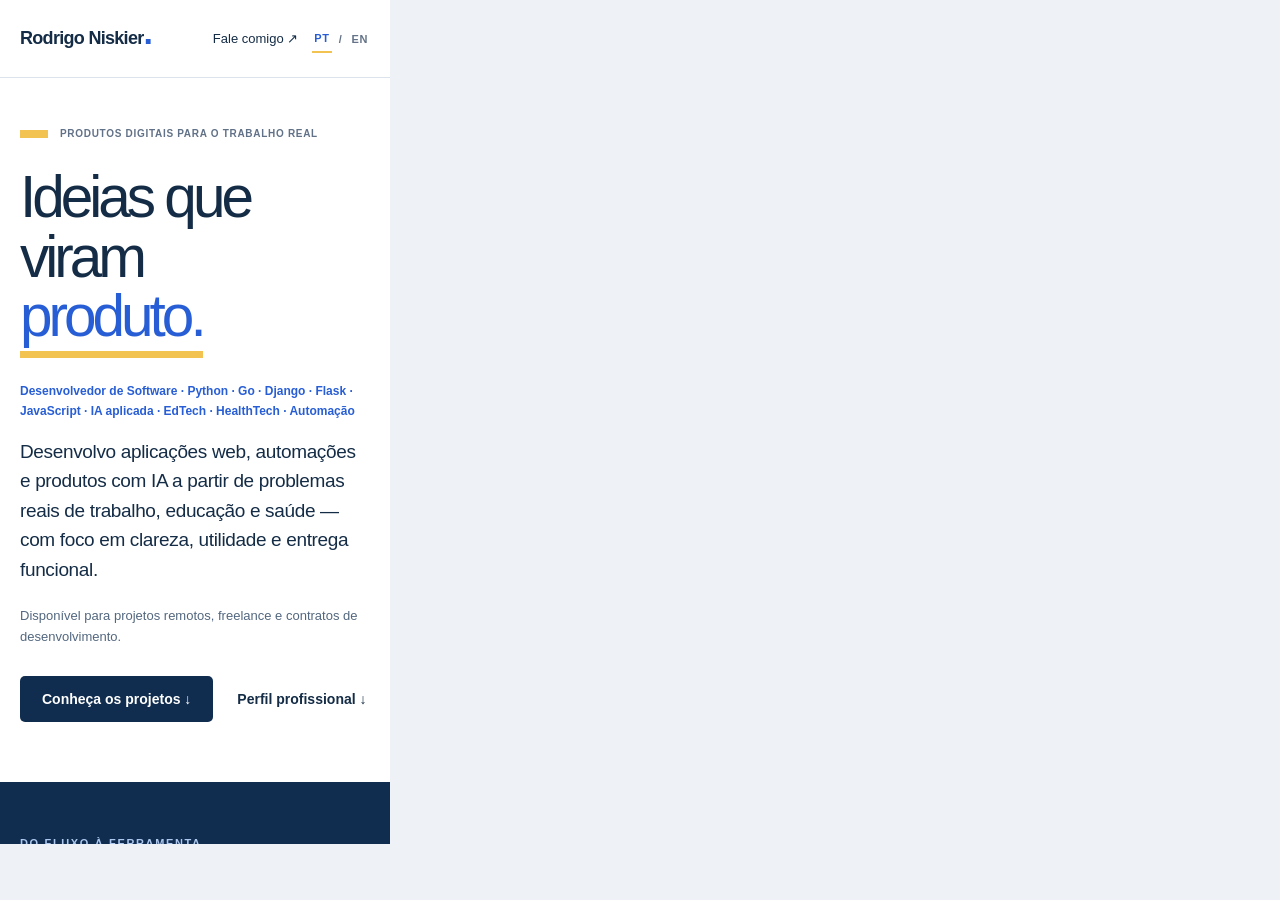
<file: qa/responsive.html>
<!doctype html>
<html lang="pt-BR">
<head>
  <meta charset="utf-8">
  <meta name="robots" content="noindex,nofollow">
  <meta name="viewport" content="width=device-width,initial-scale=1">
  <title>Verificação responsiva do portfólio</title>
  <style>body{margin:0;background:#eef1f6}iframe{display:block;width:390px;height:844px;border:0;background:white}</style>
</head>
<body><iframe src="/index.html" title="Portfólio em viewport de 390 por 844 pixels"></iframe></body>
</html>
</file>
<file: style.css>
:root{--navy:#102d50;--blue:#285ed5;--yellow:#f3c351;--ink:#142c46;--gray:#647387;--line:#dce3ec;font-family:Arial,Helvetica,sans-serif;color:var(--ink);background:#fff;font-size:16px}*{box-sizing:border-box}html{scroll-behavior:smooth;scroll-padding-top:85px}body{margin:0}a{color:inherit;text-decoration:none}button{font:inherit;cursor:pointer}a:focus-visible,button:focus-visible{outline:3px solid var(--yellow);outline-offset:5px}.skip{position:absolute;left:20px;top:-70px;background:var(--navy);color:white;padding:14px;z-index:99}.skip:focus{top:10px}.site-header{height:92px;display:flex;align-items:center;justify-content:space-between;max-width:1280px;margin:auto;padding:0 48px;border-bottom:1px solid var(--line)}.identity{font-size:21px;font-weight:700;letter-spacing:-.7px}.identity-dot{color:var(--blue);font-size:34px;line-height:0}.site-header nav{display:flex;gap:34px;align-items:center;font-size:14px}.nav-contact{border:1px solid var(--line);border-radius:5px;padding:12px 16px}.hero{max-width:1280px;margin:auto;padding:76px 48px 85px}.hero-kicker{display:flex;align-items:center;gap:12px;font-size:12px;font-weight:700;letter-spacing:.13em;color:#617187}.hero-kicker span{height:8px;width:28px;background:var(--yellow)}h1{font-size:clamp(64px,8vw,112px);font-weight:500;line-height:1.02;letter-spacing:-7px;margin:33px 0 40px}h1 em{font-style:normal;color:var(--blue);position:relative}h1 em:after{content:'';position:absolute;left:0;right:0;bottom:-10px;height:7px;background:var(--yellow)}.hero-bottom{display:grid;grid-template-columns:2fr 1fr;gap:60px}.hero-role{font-size:13px;color:var(--blue);line-height:1.7;font-weight:600;margin:15px 0}.hero-description{font-size:21px;line-height:1.55;max-width:600px;letter-spacing:-.35px;margin:15px 0 30px}.hero-actions,.case-actions{display:flex;gap:24px;align-items:center;flex-wrap:wrap}.primary{display:inline-flex;gap:20px;justify-content:space-between;align-items:center;color:white;background:var(--navy);padding:15px 22px;border:0;border-radius:5px;font-size:14px;font-weight:600}.primary:hover{background:var(--blue)}.text-link{font-size:14px;font-weight:600;padding:12px 0}.text-link:hover{text-decoration:underline}.hero-note{border-left:1px solid var(--line);padding-left:35px;justify-self:end;align-self:end}.hero-note span{font-size:11px;font-weight:700;letter-spacing:.13em;color:var(--gray);line-height:1.6}.hero-note p{font-size:16px;line-height:1.8;margin-bottom:0}.section{padding:80px 48px;max-width:1280px;margin:auto}.selected{background:#f5f7fa;max-width:none;padding-left:max(48px,calc((100vw - 1184px)/2));padding-right:max(48px,calc((100vw - 1184px)/2))}.section-heading{display:grid;grid-template-columns:2fr 1fr;gap:40px;align-items:end;margin-bottom:30px}.eyebrow{display:block;font-size:11px;letter-spacing:.15em;font-weight:700;color:var(--blue);margin-bottom:20px}h2{font-size:39px;letter-spacing:-1.8px;line-height:1.15;font-weight:500;margin:0}.section-heading>p{font-size:16px;line-height:1.65;color:var(--gray);max-width:300px;margin:0}.preview-notice{font-size:13px;color:#66778b;line-height:1.6;margin-bottom:42px}.case{border-top:1px solid #d7e0ec;padding:32px 0 55px}.case-number{font-size:13px;color:#506780;display:flex;align-items:center;gap:15px;margin-bottom:28px}.case-number span{font-size:10px;letter-spacing:.16em;color:#7b899b}.case-layout{display:grid;grid-template-columns:.9fr 1.5fr;gap:50px;align-items:center}.case h3{font-size:32px;letter-spacing:-1.2px;font-weight:500;margin:0 0 14px}.case-tag{font-size:18px;line-height:1.45;font-weight:600;margin:0 0 17px}.case-copy>p:not(.case-tag),.problem p{font-size:15px;line-height:1.7;color:var(--gray)}.problem{margin:25px 0}.problem span{font-size:10px;letter-spacing:.13em;font-weight:700}.problem p{margin:8px 0}.skills{padding:0;list-style:none;display:flex;flex-wrap:wrap;gap:8px 15px;font-size:12px;color:#425b78}.skills li:before{content:'✓';margin-right:7px;color:var(--blue)}.tags{display:flex;gap:7px;flex-wrap:wrap;margin:22px 0 28px}.tags span{padding:6px 8px;font-size:11px;color:#61718a;border:1px solid #d9e0ea;border-radius:4px}.screen-shell{background:white;border:1px solid #d3dce8;border-radius:9px;box-shadow:0 18px 45px #1b385514;overflow:hidden;min-width:0}.screen-chrome{display:flex;justify-content:space-between;padding:12px 16px;border-bottom:1px solid #dce4ed;font-size:11px;color:#60748b}.screen-chrome span:first-child{font-weight:700;color:#314b69}.screen-window{aspect-ratio:1365/890;position:relative;overflow:hidden;background:#f4f7fb}.screen-window img,.gallery-view img{display:block;width:100%;height:auto}.screen-window{aspect-ratio:1363/936}.case-actions{gap:14px 20px}.case-actions .text-link{border:0;background:transparent;color:var(--ink)}.screen-caption{padding:10px 15px;font-size:10px;color:#697b90;background:white}.other-grid{display:grid;grid-template-columns:repeat(3,1fr);gap:0 32px;margin-top:40px}.other-project{padding:25px 0 30px;border-top:1px solid var(--line)}.other-project>div{display:flex;justify-content:space-between;gap:20px}.other-project h3{margin:0;font-size:20px;font-weight:500;letter-spacing:-.5px}.other-project p{font-size:15px;line-height:1.65;color:var(--gray);min-height:75px}.other-project small{font-size:11px;color:#4d6d96}.other-project:hover h3{color:var(--blue)}.services{background:var(--navy);color:white;max-width:none;padding-left:max(48px,calc((100vw - 1184px)/2));padding-right:max(48px,calc((100vw - 1184px)/2))}.services .eyebrow{color:#adc7ee}.service-grid{display:grid;grid-template-columns:repeat(3,1fr);gap:35px 65px;margin-top:50px}.service-grid article{border-top:1px solid #3a5576;padding-top:22px}.service-grid article>span{color:var(--yellow);font-size:12px}.service-grid h3{font-size:21px;font-weight:500;margin:18px 0 10px}.service-grid p{font-size:15px;line-height:1.7;color:#bdcce0}.about{display:grid;grid-template-columns:1fr 2fr;gap:60px;border-bottom:1px solid var(--line)}.about p{font-size:18px;line-height:1.7;color:var(--gray);max-width:730px;margin-top:28px}.contact h2{font-size:60px;letter-spacing:-3px;line-height:1.1;margin-bottom:35px}.email-link{font-size:23px;color:var(--blue);border-bottom:2px solid var(--yellow);padding-bottom:8px}.contact-links{display:flex;gap:25px;margin-top:35px;font-size:14px}footer{max-width:1280px;margin:auto;border-top:1px solid var(--line);padding:28px 48px;display:flex;justify-content:space-between;gap:15px;font-size:12px;color:var(--gray)}dialog{width:min(1250px,96vw);padding:0;border:1px solid var(--line);border-radius:9px;color:var(--ink);max-height:94vh}dialog::backdrop{background:#081d36ba}dialog header{padding:18px 24px;display:flex;align-items:center;justify-content:space-between}dialog header strong{font-size:21px}dialog header p{font-size:12px;color:var(--gray);margin:6px 0 0}dialog button{border:1px solid var(--line);background:white;border-radius:5px;padding:10px 15px;color:var(--ink)}.gallery-tabs{display:flex;gap:10px;padding:0 24px 18px}.gallery-tabs [aria-pressed=true]{background:var(--navy);color:white}.gallery-view{width:100%;max-height:75vh;overflow:auto;border-top:1px solid var(--line)}.gallery-tabs{flex-wrap:wrap}
@media(max-width:1000px){.case-layout{gap:28px;grid-template-columns:1fr 1.2fr}.section{padding:65px 30px}.selected,.services{padding-left:30px;padding-right:30px}.site-header,.hero{padding-left:30px;padding-right:30px}.case h3{font-size:28px}.case-tag{font-size:16px}.other-grid{gap:0 24px}.service-grid{gap:30px}.hero-note{padding-left:25px}.hero-description{font-size:19px}h1{letter-spacing:-5px}}
@media(max-width:700px){.site-header{height:78px;padding:0 20px}.identity{font-size:18px}.site-header nav{gap:18px;font-size:13px}.site-header nav>a:nth-child(2){display:none}.nav-contact{border:0;padding:0}.hero{padding:50px 20px 60px}.hero-kicker{font-size:10px;letter-spacing:.07em}h1{font-size:70px;letter-spacing:-4px;margin:28px 0 35px}.hero-bottom{display:block}.hero-note{display:none}.hero-role{font-size:12px}.hero-description{font-size:19px}.section{padding:55px 20px}.section-heading{display:block}.section-heading>p{margin-top:20px;max-width:none}h2{font-size:32px;letter-spacing:-1.3px}.case-layout{display:flex;flex-direction:column-reverse;gap:28px}.case-copy,.screen-shell{width:100%}.case{padding-bottom:42px}.case h3{font-size:30px}.case-tag{font-size:18px}.other-grid{grid-template-columns:1fr 1fr;gap:0 22px}.other-project p{min-height:0;font-size:14px}.other-project h3{font-size:18px}.service-grid{grid-template-columns:1fr 1fr;gap:28px}.service-grid h3{font-size:19px}.about{display:block}.about p{font-size:17px}.contact h2{font-size:45px;letter-spacing:-2px}.email-link{font-size:19px}footer{padding:24px 20px;flex-wrap:wrap;line-height:1.6}.gallery-tabs{gap:6px;padding:0 12px 12px}.gallery-tabs button{font-size:12px;padding:8px}.gallery-view{max-height:70vh}.email-link{font-size:clamp(15px,4.5vw,19px);overflow-wrap:anywhere}h1{font-size:clamp(56px,15vw,70px)}.screen-caption{font-size:9px}}@media(prefers-reduced-motion:reduce){html{scroll-behavior:auto}}


/* Bilingual navigation + ATS-readable profile */
.language-switch{display:inline-flex;align-items:center;gap:7px;font-size:12px;font-weight:700;letter-spacing:.06em;color:var(--gray)}
.language-switch a{padding:7px 2px}
.language-switch a[aria-current="page"]{color:var(--blue);border-bottom:2px solid var(--yellow)}
.availability{font-size:13px;line-height:1.6;color:#53677f;margin:-14px 0 28px}
.profile{border-bottom:1px solid var(--line)}
.profile-intro{display:grid;grid-template-columns:1.5fr 1fr;gap:55px;align-items:end;margin-bottom:45px}
.profile-intro>p{font-size:17px;line-height:1.75;color:var(--gray);margin:0}
.profile-grid{display:grid;grid-template-columns:repeat(2,minmax(0,1fr));gap:20px}
.profile-card{border:1px solid var(--line);border-radius:8px;padding:26px 28px;background:#fff}
.profile-card h3{font-size:20px;line-height:1.3;margin:0 0 18px;font-weight:600;letter-spacing:-.4px}
.keyword-list,.credential-list{margin:0;padding-left:20px}
.keyword-list li,.credential-list li{font-size:14px;line-height:1.65;margin:8px 0;color:#4f6278}
.keyword-list strong{color:var(--ink)}
.profile-entry+ .profile-entry{border-top:1px solid var(--line);margin-top:18px;padding-top:18px}
.profile-entry strong{font-size:14px}
.profile-entry p{font-size:14px;line-height:1.65;color:#586b80;margin:7px 0 0}
.credential-list a{color:var(--blue);text-decoration:underline;text-decoration-color:#c9d7ee;text-underline-offset:3px}
.site-header nav{gap:22px}

@media(max-width:900px){
  .profile-intro{grid-template-columns:1fr;gap:20px}
}
@media(max-width:700px){
  .site-header nav .nav-secondary{display:none}
  .site-header nav{gap:14px}
  .language-switch{font-size:11px}
  .profile-grid{grid-template-columns:1fr}
  .profile-card{padding:22px}
  .availability{margin-top:-8px}
}
@media print{
  :root{font-size:12px}
  .site-header,.hero-note,.hero-actions,.screen-shell,.open-gallery,dialog,.skip{display:none!important}
  .hero,.section,.selected,.services,.about,.contact,footer{max-width:none;padding:18px 0;margin:0;background:#fff!important;color:#000!important}
  .hero{display:block}
  .hero h1{font-size:34px;letter-spacing:-1px;margin:0 0 12px}
  .hero-description,.profile-intro>p,.about p,.case-copy>p,.problem p,.keyword-list li,.profile-entry p{color:#222!important}
  .section-heading,.case-layout,.about,.profile-intro{display:block}
  .case{break-inside:avoid;padding:14px 0}
  .case-layout{display:block}
  .other-grid,.service-grid,.profile-grid{display:block}
  .other-project,.service-grid article,.profile-card{break-inside:avoid;border:0;border-top:1px solid #bbb;border-radius:0;padding:12px 0}
  a{text-decoration:none}
  .primary{background:none!important;color:#000!important;padding:0}
}

/* Keep existing project cards readable on the narrowest phone viewports. */
@media(max-width:360px){.other-grid{grid-template-columns:1fr}}
/* Improve small-text contrast for the new case without restyling existing cases. */
#orcaflow .case-number span,#orcaflow .screen-caption{color:var(--gray)}


/* RepoLens AI: text-first showcase; avoids unverified or simulated screenshots. */
.repolens-spotlight{display:grid;grid-template-columns:1.1fr 1fr;gap:32px;margin:0 0 48px;padding:38px;background:linear-gradient(125deg,#102d50 0%,#173c68 72%,#1b4f89 100%);color:#fff;border-radius:14px;box-shadow:0 22px 45px #0d2d4b20}
.repolens-copy,.repolens-technical{min-width:0}
.repolens-topline{display:flex;align-items:center;justify-content:space-between;flex-wrap:wrap;gap:10px;color:#b9d6ff;font-size:10px;font-weight:700;letter-spacing:.1em}
.repolens-spotlight h3{font-size:clamp(38px,4.7vw,62px);line-height:1.05;letter-spacing:-2px;font-weight:500;margin:27px 0 14px;color:#fff}
.repolens-spotlight h3 em{font-style:normal;color:#f3c351}
.repolens-subtitle{font-size:19px;font-weight:600;line-height:1.45;margin:0 0 13px}
.repolens-copy>p:not(.repolens-subtitle){color:#dae6f6;font-size:14px;line-height:1.8;max-width:540px}
.repolens-numbers{display:grid;grid-template-columns:repeat(3,minmax(0,1fr));gap:12px;border-top:1px solid #ffffff35;border-bottom:1px solid #ffffff35;padding:18px 0;margin:22px 0}
.repolens-numbers>div{display:flex;flex-direction:column;gap:4px}
.repolens-numbers strong{font-size:30px;font-weight:600;letter-spacing:-1px;color:#f3c351}
.repolens-numbers span{font-size:11px;line-height:1.4;color:#d9e8fa}
.repolens-spotlight .case-actions{gap:10px 17px}
.repolens-spotlight .primary{background:#f3c351;color:#102d50}
.repolens-spotlight .primary:hover{background:#ffdc86}
.repolens-spotlight .text-link{color:#fff}
.repolens-technical{border:1px solid #ffffff30;background:#ffffff0a;border-radius:11px;padding:24px}
.repolens-diagram-title{font-size:10px;letter-spacing:.15em;font-weight:700;color:#b9d6ff;margin:0 0 21px}
.repolens-flow{list-style:none;padding:0;margin:0 0 25px;display:grid;gap:8px}
.repolens-flow li{display:flex;gap:14px;align-items:flex-start;border:1px solid #ffffff25;background:#061d362e;border-radius:7px;padding:12px}
.repolens-flow li>span{color:#f3c351;font-size:12px;font-weight:700;padding-top:2px}
.repolens-flow strong{display:block;font-size:14px;font-weight:600;line-height:1.35}
.repolens-flow small{display:block;font-size:12px;color:#b9cde7;line-height:1.5;margin-top:4px}
.repolens-tags{display:flex;flex-wrap:wrap;gap:7px}
.repolens-tags span{font-size:10px;line-height:1.3;padding:6px 8px;border-radius:4px;border:1px solid #ffffff45;color:#e5effc}
.repolens-disclaimer{font-size:11px;line-height:1.65;color:#c4d6ef;border-top:1px solid #ffffff2b;padding-top:14px;margin:19px 0 0}
.repolens-disclaimer strong{color:#fff;font-weight:600}
@media(max-width:920px){.repolens-spotlight{grid-template-columns:1fr;gap:25px;padding:30px}.repolens-technical{padding:22px}}
@media(max-width:480px){.repolens-spotlight{padding:22px;border-radius:9px}.repolens-numbers{gap:8px}.repolens-numbers strong{font-size:25px}.repolens-numbers span{font-size:10px}.repolens-spotlight h3{letter-spacing:-1px}.repolens-spotlight .primary{width:100%;justify-content:center}.repolens-spotlight .case-actions{align-items:flex-start}}

/* AulaPulse AI: distinct accent within the established accessible spotlight pattern. */
.aulapulse-spotlight{background:linear-gradient(125deg,#0c3748 0%,#14516b 72%,#246985 100%)}
.aulapulse-spotlight .repolens-numbers strong{font-size:clamp(22px,3vw,30px)}

/* Medical internship scheduling: privacy-conscious, text-first case. */
.escalas-spotlight{background:linear-gradient(125deg,#123a37 0%,#1b5553 70%,#256768 100%)}
.escalas-spotlight .repolens-numbers strong{font-size:clamp(22px,3vw,30px)}

/* GoRelay: backend/systems spotlight, the lead showcase for recruiters. */
.gorelay-spotlight{background:linear-gradient(125deg,#16203a 0%,#1f2f57 70%,#2a427a 100%)}
.gorelay-spotlight .repolens-numbers strong{font-size:clamp(22px,3vw,30px)}
.gorelay-shot{grid-column:1/-1;margin:6px 0 0;border:1px solid #ffffff30;border-radius:10px;overflow:hidden;background:#061d36}
.gorelay-shot img{display:block;width:100%;height:auto}
.gorelay-shot figcaption{padding:10px 14px;font-size:11px;color:#c4d6ef}

/* External-link arrows live in CSS so text extraction of contact data stays clean. */
.email-link::after,.contact-links a::after,.credential-list a::after{content:"\00a0\2197"}

/* Print / save-as-PDF: the dark spotlights use white text, which would vanish on
   unprinted backgrounds. Render them as plain black-on-white text instead. */
@media print{
  .repolens-spotlight{display:block;background:#fff!important;color:#000!important;box-shadow:none;border:0;border-top:1px solid #bbb;border-radius:0;padding:12px 0;margin:0;break-inside:avoid}
  .repolens-spotlight *{color:#000!important;background:none!important;border-color:#bbb!important}
  .repolens-numbers{display:flex;gap:18px;flex-wrap:wrap}
  .repolens-technical{padding:8px 0;border:0}
  .repolens-spotlight h3{font-size:24px;letter-spacing:0;margin:8px 0}
  .gorelay-shot{display:none}
  .email-link::after,.contact-links a::after,.credential-list a::after{content:""}
}
</file>
